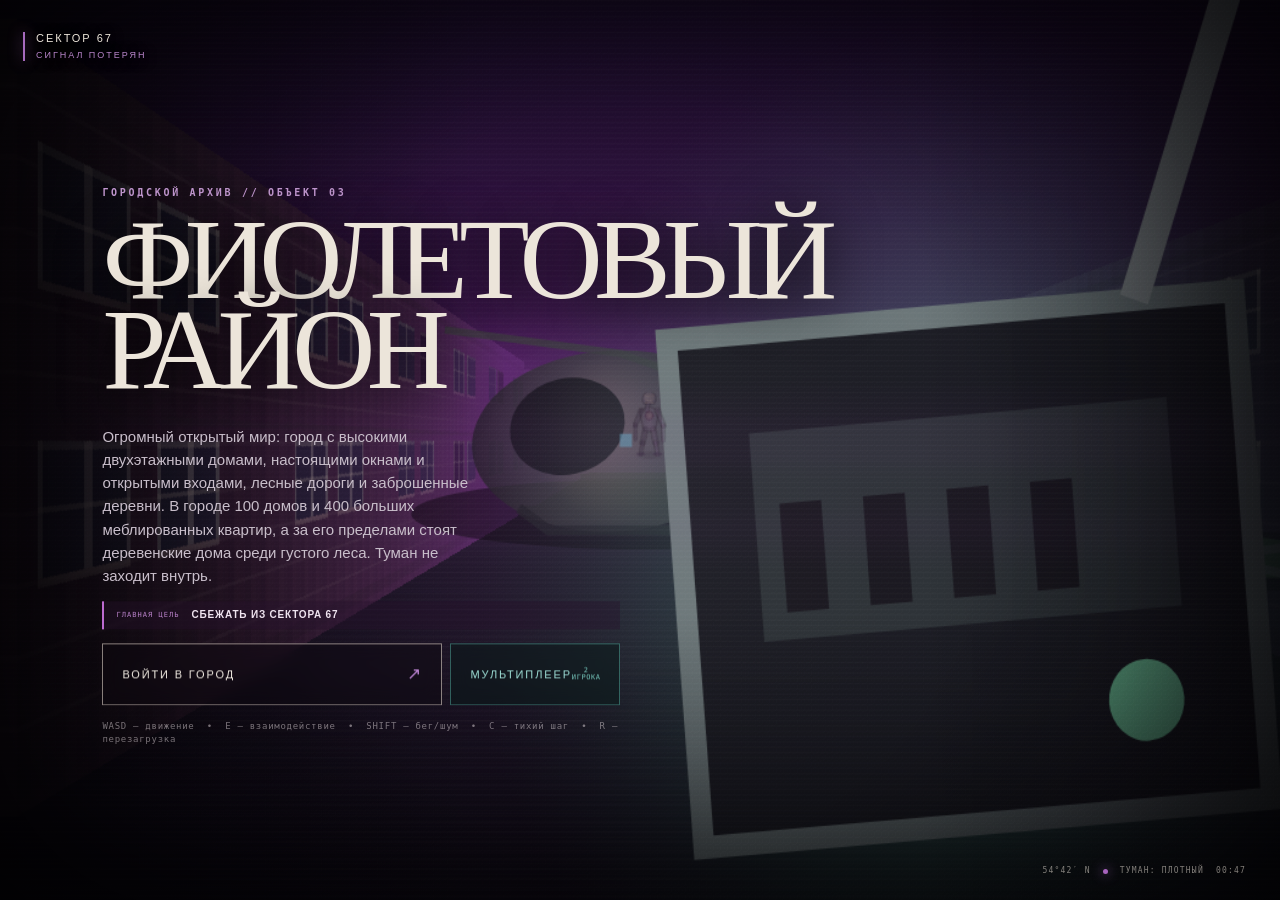
<file: index.html>
<!doctype html>
<html lang="ru">
  <head>
    <meta charset="UTF-8">
    <meta name="viewport" content="width=device-width,initial-scale=1">
    <meta name="theme-color" content="#09060c">
    <meta name="description" content="Тихое место: Сектор 67 — браузерная хоррор-игра от первого лица.">
    <title>Тихое место — Сектор 67</title>
    <script type="module" src="./assets/game.js?v=ee3b4b7343"></script>
    <link rel="stylesheet" href="./assets/game.css?v=ee3b4b7343">
  </head>
  <body><div id="root"></div></body>
</html>
</file>
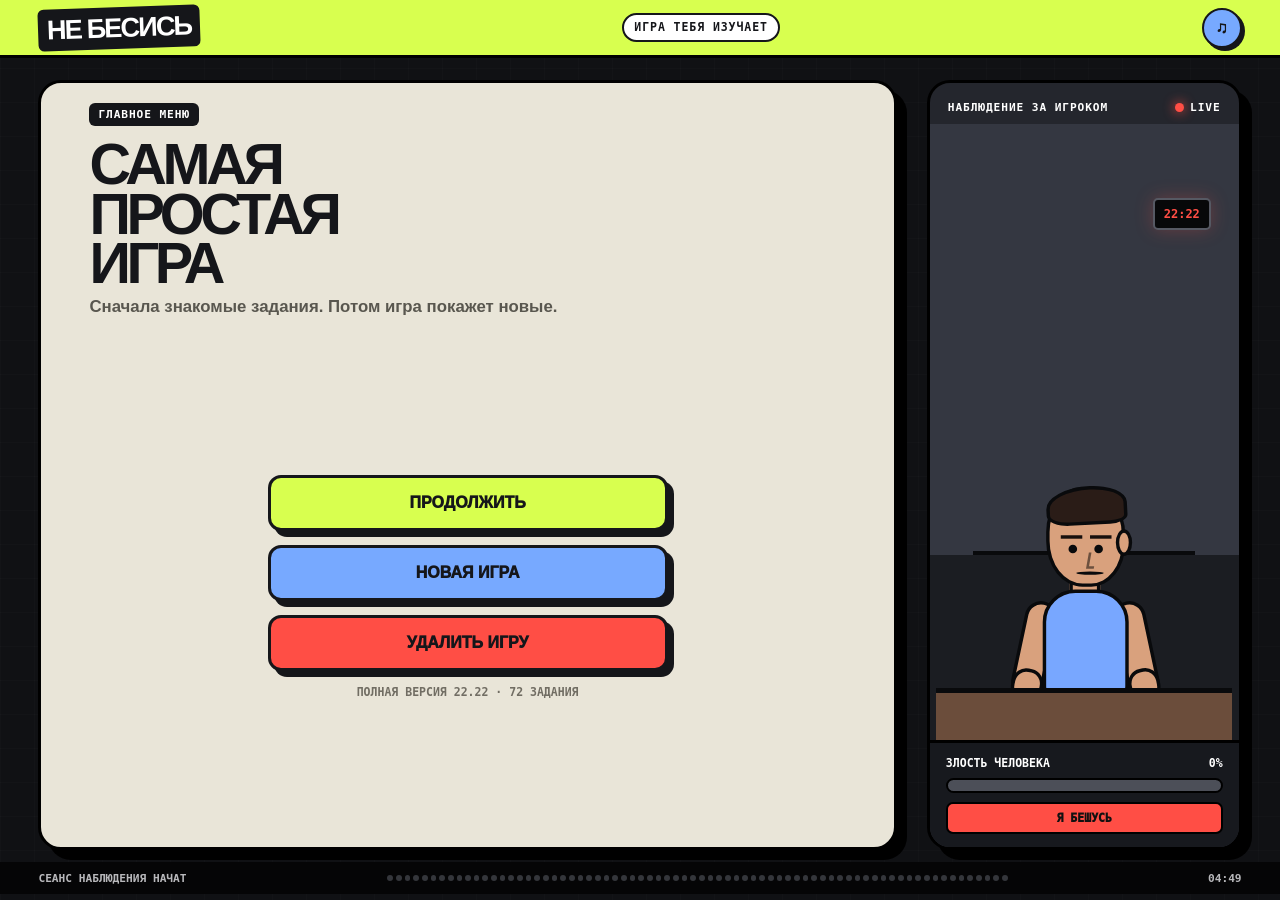
<file: ne-besis-72/index.html>
<!doctype html>
<html lang="ru">
<head>
  <meta charset="utf-8">
  <meta name="viewport" content="width=device-width,initial-scale=1,maximum-scale=1,user-scalable=no">
  <meta name="theme-color" content="#101114">
  <meta name="apple-mobile-web-app-capable" content="yes">
  <meta name="apple-mobile-web-app-status-bar-style" content="black-translucent">
  <meta name="apple-mobile-web-app-title" content="Не бесись">
  <link rel="manifest" href="./manifest.webmanifest">
  <link rel="icon" href="./icon.svg" type="image/svg+xml">
  <link rel="apple-touch-icon" href="./icon.svg">
  <title>НЕ БЕСИСЬ — полная игра</title>
  <style>
    :root{--bg:#101114;--panel:#e9e5d8;--ink:#15161a;--acid:#d8ff4f;--red:#ff4e45;--blue:#77a9ff;--purple:#a986ff;--line:3px solid var(--ink);--shadow:7px 7px 0 var(--ink)}
    *{box-sizing:border-box}html,body{margin:0;width:100%;min-height:100%;overflow:hidden;background:var(--bg);font-family:Inter,Arial,sans-serif;color:var(--ink);user-select:none;-webkit-tap-highlight-color:transparent}button{font:inherit;color:inherit;touch-action:manipulation}button:focus-visible{outline:4px solid white;outline-offset:3px}
    body::before{content:"";position:fixed;inset:0;opacity:.2;pointer-events:none;background-image:linear-gradient(rgba(255,255,255,.09) 1px,transparent 1px),linear-gradient(90deg,rgba(255,255,255,.09) 1px,transparent 1px);background-size:34px 34px}
    .shell{min-height:100svh;display:grid;grid-template-rows:66px 1fr 38px;position:relative}
    header{display:flex;align-items:center;justify-content:space-between;gap:14px;padding:0 clamp(15px,3vw,42px);background:var(--acid);border-bottom:3px solid #000;z-index:30}
    .logo{font-size:clamp(1.1rem,3vw,1.7rem);font-weight:1000;letter-spacing:-.07em}.logo b{background:var(--ink);color:white;padding:5px 9px;border-radius:6px;display:inline-block;transform:rotate(-2deg)}
    .memory{font:800 .72rem/1 monospace;text-transform:uppercase;letter-spacing:.08em}.memory span{display:inline-block;background:white;border:2px solid var(--ink);padding:7px 10px;border-radius:99px}
    .sound{width:40px;height:40px;border:2px solid var(--ink);border-radius:50%;background:var(--blue);font-weight:1000;box-shadow:3px 3px 0 var(--ink);cursor:pointer}.sound:active{transform:translate(3px,3px);box-shadow:none}
    main{min-height:0;display:grid;grid-template-columns:minmax(0,1.5fr) minmax(240px,.55fr);gap:clamp(14px,2.4vw,30px);padding:clamp(14px,2.4vw,30px) clamp(14px,3vw,42px)}
    .game{position:relative;min-height:0;background:var(--panel);border:3px solid #000;border-radius:23px;box-shadow:10px 10px 0 #000;overflow:hidden;display:flex;flex-direction:column}
    .game-top{padding:clamp(18px,3vw,36px) clamp(18px,4vw,48px) 10px;position:relative;z-index:3}.tag{display:inline-block;background:var(--ink);color:white;border-radius:6px;padding:6px 9px;font:900 .7rem/1 monospace;letter-spacing:.08em;text-transform:uppercase}.game h1{font-size:clamp(2rem,5.8vw,5rem);line-height:.86;letter-spacing:-.075em;text-transform:uppercase;margin:14px 0 8px;max-width:12ch}.game p{margin:0;color:#59574f;font-weight:750;font-size:clamp(.9rem,1.5vw,1.05rem)}
    #arena{flex:1;min-height:280px;position:relative;display:flex;align-items:center;justify-content:center;padding:24px;overflow:hidden}
    .btn{border:3px solid var(--ink);border-radius:13px;padding:16px 24px;background:var(--acid);box-shadow:6px 6px 0 var(--ink);font-weight:1000;cursor:pointer;min-width:190px;transition:transform .1s,box-shadow .1s}.btn:hover{transform:translate(-2px,-2px);box-shadow:8px 8px 0 var(--ink)}.btn:active{transform:translate(6px,6px);box-shadow:none}.btn.red{background:var(--red)}.btn.blue{background:var(--blue)}.btn.dark{background:var(--ink);color:white}.btn.ghost{background:white}
    .menu{display:grid;gap:14px;width:min(400px,90%)}.menu .btn{width:100%}.menu small{text-align:center;font:700 .72rem monospace;color:#716d63}
    .person-panel{background:#24262d;border:3px solid #000;border-radius:23px;box-shadow:10px 10px 0 #000;color:white;position:relative;overflow:hidden;display:flex;flex-direction:column;min-height:0}
    .person-head{padding:18px 18px 10px;display:flex;justify-content:space-between;align-items:center;font:900 .7rem monospace;text-transform:uppercase;letter-spacing:.08em}.live{display:flex;align-items:center;gap:6px}.live i{width:9px;height:9px;border-radius:50%;background:var(--red);box-shadow:0 0 12px var(--red);animation:blink .8s infinite alternate}
    .room{flex:1;position:relative;min-height:300px;background:linear-gradient(#343741 0 70%,#1b1d22 70%);overflow:hidden}.room::before{content:"";position:absolute;left:14%;right:14%;bottom:30%;height:4px;background:#090a0c}.room::after{content:"22:22";position:absolute;top:12%;right:9%;background:#070809;color:var(--red);padding:7px 9px;border:2px solid #565963;border-radius:5px;font:800 .75rem monospace;box-shadow:0 0 18px rgba(255,78,69,.25)}
    .human{position:absolute;width:190px;height:285px;left:50%;bottom:4%;transform:translateX(-50%);transition:transform .25s;--skin:#d9a17d;--shirt:#78a7ff;--hair:#2a1c17}
    .body{position:absolute;left:47px;top:139px;width:100px;height:130px;border:4px solid #090a0c;border-radius:38px 38px 17px 17px;background:var(--shirt);z-index:2}.neck{position:absolute;left:78px;top:119px;width:36px;height:35px;border:4px solid #090a0c;background:var(--skin);z-index:1}.head{position:absolute;left:51px;top:20px;width:92px;height:116px;border:4px solid #090a0c;border-radius:45% 48% 43% 46%;background:var(--skin);z-index:3;transition:background .3s,transform .2s}.hair{position:absolute;left:-4px;top:-5px;width:94px;height:45px;background:var(--hair);border:4px solid #090a0c;border-radius:55% 45% 22% 28%;z-index:4;transform:rotate(-3deg)}
    .ear{position:absolute;right:-12px;top:45px;width:19px;height:31px;border:4px solid #090a0c;border-radius:50%;background:var(--skin)}.brow{position:absolute;top:52px;width:25px;height:4px;background:#17100e;transition:.2s}.brow.l{left:13px}.brow.r{right:12px}.eye{position:absolute;top:63px;width:10px;height:10px;border-radius:50%;background:#090a0c;transition:.2s}.eye.l{left:22px}.eye.r{right:22px}.nose{position:absolute;left:44px;top:72px;width:9px;height:19px;border-left:3px solid rgba(0,0,0,.5);border-bottom:3px solid rgba(0,0,0,.5);transform:skew(-10deg)}.mouth{position:absolute;left:31px;top:94px;width:32px;height:4px;background:#090a0c;border-radius:50%;transition:.2s}
    .arm{position:absolute;top:153px;width:38px;height:113px;background:var(--skin);border:4px solid #090a0c;border-radius:22px;transform-origin:top center;z-index:1;transition:transform .2s}.arm.l{left:30px;transform:rotate(12deg)}.arm.r{right:27px;transform:rotate(-12deg)}.fist{position:absolute;bottom:-10px;left:-3px;width:37px;height:39px;background:var(--skin);border:4px solid #090a0c;border-radius:45%}.desk{position:absolute;left:2%;right:2%;bottom:0;height:52px;background:#6b4d3b;border-top:5px solid #090a0c;z-index:5}
    .steam{position:absolute;top:11px;width:8px;height:30px;border-left:4px solid var(--red);border-radius:50%;opacity:0}.steam.a{left:34px;transform:rotate(-25deg)}.steam.b{right:26px;transform:rotate(25deg)}
    .human.annoyed .brow.l{transform:rotate(17deg)}.human.annoyed .brow.r{transform:rotate(-17deg)}.human.annoyed .mouth{top:98px;border-radius:50% 50% 0 0;transform:rotate(-4deg)}.human.annoyed .head{background:#e09673}.human.annoyed .arm.l{transform:rotate(-25deg)}.human.annoyed .arm.r{transform:rotate(25deg)}
    .human.furious{animation:humanShake .18s infinite}.human.furious .head{background:#ed705f;transform:scale(1.03)}.human.furious .eye{height:5px;border-radius:0}.human.furious .brow.l{transform:rotate(26deg)}.human.furious .brow.r{transform:rotate(-26deg)}.human.furious .mouth{height:18px;border:4px solid #090a0c;background:#531d1b;border-radius:0 0 50% 50%;left:28px;width:38px}.human.furious .arm.l{transform:rotate(-48deg)}.human.furious .arm.r{transform:rotate(48deg)}.human.furious .steam{opacity:1;animation:steam 1s infinite}
    .status{padding:13px 16px;background:#17191e;border-top:3px solid #000}.mood-row{display:flex;justify-content:space-between;font:900 .72rem monospace;text-transform:uppercase}.rage-track{height:15px;margin-top:8px;border:2px solid #000;border-radius:99px;background:#4c4f58;overflow:hidden}.rage-fill{width:0;height:100%;background:linear-gradient(90deg,var(--acid),#ffb73f,var(--red));transition:width .3s}.rage-confess{width:100%;margin-top:9px;border:2px solid #000;border-radius:7px;background:var(--red);padding:7px;color:#111;font:1000 .72rem monospace;cursor:pointer}.rage-confess:active{transform:translateY(2px)}
    footer{display:flex;align-items:center;justify-content:space-between;padding:0 clamp(15px,3vw,42px);background:#050506;color:#b8b8bb;font:700 .7rem monospace;text-transform:uppercase}.steps{display:flex;flex:1;min-width:80px;max-width:620px;gap:3px;margin:0 12px}.step{flex:1 1 3px;min-width:2px;max-width:15px;height:6px;background:#34363b;border-radius:3px}.step.done{background:var(--acid)}.step.active{background:var(--red)}
    .save-lost{text-align:center;animation:pop .3s}.save-icon{font-size:5rem;font-weight:1000;color:var(--red);line-height:1}.save-lost h2{font-size:clamp(2rem,5vw,4rem);margin:7px 0;text-transform:uppercase;letter-spacing:-.06em}.fake-file{width:min(440px,90%);padding:18px;border:3px solid var(--ink);background:white;box-shadow:var(--shadow);font:800 .85rem monospace}.fake-file .bar{height:24px;border:2px solid var(--ink);margin:12px 0;background:#ddd}.fake-file .bar i{display:block;width:0;height:100%;background:var(--red);transition:width .1s}
    .tutorial{width:min(520px,95%);display:grid;grid-template-columns:1fr 1fr;gap:15px}.key{min-height:105px;border:3px solid var(--ink);border-radius:14px;background:white;box-shadow:5px 5px 0 var(--ink);display:grid;place-items:center;text-align:center;padding:12px;font-weight:1000}.key b{font-size:1.7rem}.key.wrong{background:var(--red)}
    .green-trap{text-align:center;width:min(480px,94%)}.trap-clock{font:1000 clamp(3.6rem,10vw,7rem)/.9 monospace;letter-spacing:-.08em;margin-bottom:20px}.trap-clock small{display:block;font:900 .72rem/1.4 monospace;letter-spacing:.08em;text-transform:uppercase;margin-top:10px}.dont-touch{width:min(300px,80%);min-height:110px;border:4px solid var(--ink);border-radius:55px;background:var(--acid);box-shadow:9px 9px 0 var(--ink);font-size:clamp(1.25rem,3vw,2rem);font-weight:1000;cursor:pointer}.dont-touch:active{transform:translate(7px,7px);box-shadow:2px 2px 0 var(--ink)}
    .classic-grid{display:grid;grid-template-columns:repeat(2,minmax(120px,180px));gap:16px}.classic-choice{padding:23px 14px;border:3px solid var(--ink);border-radius:13px;box-shadow:5px 5px 0 var(--ink);font-size:1.2rem;font-weight:1000;cursor:pointer}.classic-loader{width:min(460px,92%)}.classic-track{height:42px;border:3px solid var(--ink);background:#ddd;border-radius:10px;overflow:hidden}.classic-bar{height:100%;width:0;background:repeating-linear-gradient(135deg,var(--acid) 0 13px,#a9df2e 13px 26px)}.classic-meta{display:flex;justify-content:space-between;margin-top:9px;font:900 .78rem monospace}.classic-count{width:155px;height:155px;border:4px solid var(--ink);border-radius:50%;background:var(--red);box-shadow:8px 8px 0 var(--ink);font-size:3.4rem;font-weight:1000;cursor:pointer}.classic-hold{text-align:center;width:min(430px,90%)}.classic-hold button{width:190px;height:115px;border:4px solid var(--ink);border-radius:50%;background:var(--red);box-shadow:8px 8px 0 var(--ink);font-weight:1000;touch-action:none}.classic-hold .bar{height:24px;border:3px solid var(--ink);background:#ddd;border-radius:99px;overflow:hidden;margin-top:22px}.classic-hold .bar i{display:block;height:100%;width:0;background:var(--acid)}.classic-drag{position:absolute;inset:18px}.classic-socket{position:absolute;right:8%;top:36%;width:100px;height:110px;border:4px solid var(--ink);border-radius:18px;background:#ccc;display:grid;place-items:center;font-size:2.5rem}.classic-plug{position:absolute;left:8%;top:43%;width:95px;height:70px;border:4px solid var(--ink);border-radius:17px;background:var(--acid);display:grid;place-items:center;font:1000 1rem monospace;cursor:grab;touch-action:none;z-index:4}.classic-captcha{position:absolute;width:min(410px,88%);display:flex;align-items:center;gap:15px;padding:18px;border:3px solid var(--ink);background:white;box-shadow:6px 6px 0 var(--ink);cursor:pointer;font-weight:1000}.classic-box{width:43px;height:43px;border:3px solid var(--ink);display:grid;place-items:center;font-size:1.8rem}
    .traitor{cursor:none!important}.fake-cursor,.cursor-clone{position:fixed;width:23px;height:23px;border:4px solid var(--ink);background:var(--acid);transform:rotate(45deg);pointer-events:none;z-index:100;transition:left .12s ease-out,top .12s ease-out}.cursor-clone{opacity:.45;background:var(--red);transition-duration:.25s}.target{position:absolute;border:3px solid var(--ink);background:var(--blue);width:135px;height:90px;border-radius:50%;box-shadow:6px 6px 0 var(--ink);font-weight:1000;cursor:none}
    .rule-paper{width:min(520px,94%);background:white;border:3px solid var(--ink);box-shadow:var(--shadow);padding:24px;transform:rotate(-1deg)}.rule-paper h3{margin:0 0 15px;font-size:1.5rem}.rule-text{font-size:1.1rem;font-weight:900;padding:16px;border-left:8px solid var(--red);background:#f0eee7}.rule-actions{display:flex;gap:13px;margin-top:20px}.rule-actions .btn{min-width:0;flex:1}
    .chat{width:min(560px,96%);height:min(380px,95%);border:3px solid var(--ink);background:white;box-shadow:var(--shadow);display:flex;flex-direction:column}.chat-head{padding:12px 15px;background:var(--blue);border-bottom:3px solid var(--ink);font-weight:1000}.messages{flex:1;overflow:auto;padding:13px;display:flex;flex-direction:column;gap:8px}.msg{max-width:80%;padding:9px 12px;border:2px solid var(--ink);border-radius:12px;background:#eee;font-weight:700;font-size:.86rem}.msg.bot{align-self:flex-start}.msg.user{align-self:flex-end;background:var(--acid)}.chat-actions{display:flex;gap:7px;padding:10px;border-top:3px solid var(--ink);overflow:auto}.chat-actions button{white-space:nowrap;border:2px solid var(--ink);background:white;border-radius:8px;padding:8px;font-weight:900;cursor:pointer}
    .updater{width:min(500px,94%)}.update-window{border:3px solid var(--ink);background:white;box-shadow:var(--shadow);padding:23px}.update-window h3{font-size:1.5rem;margin:0 0 7px}.update-bar{height:36px;border:3px solid var(--ink);background:#ddd;margin:17px 0;overflow:hidden}.update-bar i{height:100%;width:0;display:block;background:repeating-linear-gradient(135deg,var(--acid) 0 13px,#a9df2e 13px 26px)}.update-meta{display:flex;justify-content:space-between;font:900 .8rem monospace}
    .doors{display:grid;grid-template-columns:1fr 1fr;gap:25px;width:min(560px,94%)}.door{height:190px;border:4px solid var(--ink);background:#8b6045;box-shadow:8px 8px 0 var(--ink);position:relative;cursor:pointer;font-size:1.1rem;font-weight:1000;color:white}.door::before{content:"";position:absolute;right:20px;top:48%;width:15px;height:15px;border:3px solid var(--ink);border-radius:50%;background:var(--acid)}
    .credits{position:absolute;inset:0;background:#060608;color:white;z-index:8;display:flex;align-items:center;justify-content:center;text-align:center}.credit-roll{animation:roll 4s linear forwards}.credit-roll h2{font-size:3rem;margin:0 0 25px}.credit-roll p{font:800 1rem/2 monospace}
    .boss-btn{position:absolute;border:4px solid var(--ink);background:var(--red);border-radius:50%;width:150px;height:150px;box-shadow:9px 9px 0 var(--ink);font-weight:1000;cursor:pointer;z-index:4}.boss-chaos{position:absolute;padding:7px 10px;border:2px solid var(--ink);background:white;font:900 .7rem monospace;transform:rotate(var(--r));animation:chaos .8s infinite alternate}
    .freeze-box{text-align:center}.freeze-number{font:1000 clamp(5rem,16vw,10rem)/.9 monospace}.freeze-box small{display:block;margin-top:12px;font:900 .78rem monospace;text-transform:uppercase}.volume-box,.type-box,.health-box,.zero-box,.read-box{width:min(500px,94%);text-align:center}.volume-box input{width:100%;margin:32px 0;accent-color:var(--red);cursor:pointer}.volume-value{font:1000 3.5rem monospace}.type-box input{width:100%;border:3px solid var(--ink);border-radius:10px;padding:15px;background:white;font:900 1.1rem monospace;text-transform:uppercase;box-shadow:5px 5px 0 var(--ink);margin:20px 0}.maze{position:relative;width:min(590px,96%);height:280px;border:4px solid var(--ink);background:white;overflow:hidden}.maze-start,.maze-end{position:absolute;width:75px;height:55px;border:3px solid var(--ink);font-weight:1000;z-index:3}.maze-start{left:8px;top:8px;background:var(--blue)}.maze-end{right:8px;bottom:8px;background:var(--acid)}.maze-wall{position:absolute;background:var(--ink);border-radius:8px;transition:transform .6s}.memory-grid{display:grid;grid-template-columns:repeat(2,110px);gap:14px}.memory-key{width:110px;height:90px;border:3px solid var(--ink);border-radius:14px;box-shadow:5px 5px 0 var(--ink);cursor:pointer}.memory-key.flash{filter:brightness(1.8);transform:scale(1.08)}.health-track{height:45px;border:4px solid var(--ink);background:#ddd;margin:20px 0;overflow:hidden}.health-fill{height:100%;width:100%;background:var(--red);transition:width .18s}.health-box .btn{margin-top:8px}.save-runner{position:absolute;min-width:190px}.zero-clock{font:1000 clamp(5rem,16vw,9rem)/.9 monospace;margin-bottom:24px}.three-doors{display:grid;grid-template-columns:repeat(3,1fr);gap:13px;width:min(650px,96%)}.three-door{height:180px;border:4px solid var(--ink);background:#8b6045;color:white;box-shadow:6px 6px 0 var(--ink);font-size:1.2rem;font-weight:1000;cursor:pointer}.read-box{height:300px;text-align:left;border:3px solid var(--ink);background:white;box-shadow:var(--shadow);overflow-y:auto;padding:20px}.read-box h3{margin-top:0}.read-copy{font-weight:700;line-height:1.5}.read-box .btn{position:sticky;bottom:0;width:100%;margin-top:18px}
    .balance-box,.code-box,.consent-wrap{width:min(520px,94%);text-align:center}.balance-track{position:relative;height:52px;border:4px solid var(--ink);background:#ddd;margin:25px 0}.balance-zone{position:absolute;left:44%;width:12%;top:0;bottom:0;background:var(--acid)}.balance-marker{position:absolute;left:0;top:-8px;width:18px;height:64px;background:var(--red);border:3px solid var(--ink)}.code-display{font:1000 clamp(2.6rem,7vw,4.5rem)/1 monospace;letter-spacing:.25em;margin-bottom:20px}.code-grid,.elevator-grid{display:grid;grid-template-columns:repeat(3,1fr);gap:12px;width:min(440px,94%)}.code-grid button,.elevator-grid button{min-height:62px;border:3px solid var(--ink);border-radius:12px;background:white;box-shadow:4px 4px 0 var(--ink);font-size:1.25rem;font-weight:1000;cursor:pointer}.elevator-screen{grid-column:1/-1;background:var(--ink)!important;color:white}.consent-card{display:flex;align-items:center;gap:15px;text-align:left;border:3px solid var(--ink);background:white;box-shadow:6px 6px 0 var(--ink);padding:18px;margin-bottom:18px;position:relative}.consent-check{width:46px;height:46px;flex:0 0 auto;border:3px solid var(--ink);display:grid;place-items:center;font-size:1.8rem;cursor:pointer}.shrink-button{position:absolute;border:3px solid var(--ink);border-radius:14px;background:var(--acid);box-shadow:5px 5px 0 var(--ink);font-weight:1000;cursor:pointer;transition:width .18s,height .18s,left .18s,top .18s;font-size:.9rem}
    .toilet-game{width:min(590px,98%);text-align:center}.toilet-status{display:inline-block;min-width:min(390px,92%);padding:8px 12px;border:3px solid var(--ink);border-radius:9px;background:white;font:900 .78rem monospace;box-shadow:4px 4px 0 var(--ink)}.toilet-field{position:relative;width:100%;height:270px;margin-top:10px}.toilet-unit{--slot:0;position:absolute;left:calc(var(--slot) * 18.5%);top:var(--top,55px);z-index:var(--z,1);width:clamp(74px,17vw,112px);height:170px;border:0;background:transparent;cursor:pointer;transition:left .45s cubic-bezier(.2,.8,.2,1),top .45s,transform .25s;touch-action:manipulation}.toilet-unit:hover{transform:translateY(-4px)}.toilet-tank{position:absolute;left:16%;right:16%;bottom:47px;height:66px;border:4px solid var(--ink);border-radius:10px 10px 5px 5px;background:#f7f7f2;box-shadow:5px 5px 0 rgba(0,0,0,.18)}.toilet-lid{position:absolute;left:8%;right:8%;bottom:95px;height:25px;border:4px solid var(--ink);border-radius:50%;background:#d8d8d2;z-index:4;transform-origin:50% 100%;transition:transform .2s}.toilet-bowl{position:absolute;left:5%;right:5%;bottom:10px;height:76px;border:4px solid var(--ink);border-radius:16px 16px 44px 44px;background:white;z-index:2}.toilet-hole{position:absolute;left:17%;right:17%;top:10px;height:27px;border:3px solid var(--ink);border-radius:50%;background:#77a9ff}.toilet-foot{position:absolute;left:35%;right:35%;bottom:0;height:25px;border:4px solid var(--ink);background:#eee;border-radius:4px;z-index:1}.toilet-head{position:absolute;left:25%;right:25%;bottom:77px;height:68px;border:4px solid var(--ink);border-radius:45% 45% 38% 38%;background:#d9a17d;z-index:3;transform:translateY(65px) scale(.55);opacity:0;transition:transform .25s,opacity .15s}.toilet-head::before{content:'•  •';position:absolute;left:0;right:0;top:17px;font:1000 1rem monospace}.toilet-head::after{content:'◡';position:absolute;left:0;right:0;top:34px;font:1000 1.1rem monospace}.toilet-unit.peek{z-index:9!important;transform:scale(1.12) rotate(var(--tilt,0deg))}.toilet-unit.peek .toilet-head{transform:translateY(-28px) scale(1);opacity:1}.toilet-unit.peek .toilet-lid{transform:rotateX(72deg)}.toilet-unit.wrong .toilet-head{background:var(--red)}.toilet-unit.clean .toilet-bowl{background:var(--acid)}.toilet-unit.clean .toilet-hole{background:white}.toilet-unit[disabled]{cursor:default}
    .skibidi-boss-game{width:min(610px,98%);text-align:center}.skibidi-boss-health{height:30px;border:4px solid var(--ink);border-radius:8px;background:#ddd;overflow:hidden;margin:10px auto 7px;width:min(480px,92%)}.skibidi-boss-health i{display:block;width:100%;height:100%;background:linear-gradient(90deg,var(--purple),var(--red));transition:width .2s}.skibidi-boss-meta{font:1000 .76rem monospace}.boss-toilet-field{position:relative;width:100%;height:245px;margin-top:4px}.boss-toilet-field .toilet-unit{top:var(--top,55px)}.boss-toilet-field .toilet-unit.real .toilet-head{background:var(--purple)}.boss-toilet-field .toilet-unit.real.peek{filter:drop-shadow(0 0 14px var(--red));transform:scale(1.2) rotate(var(--tilt,0deg))}.boss-toilet-field .toilet-unit.defeated .toilet-bowl{background:var(--acid)}.boss-toilet-field .toilet-unit.defeated{transform:rotate(12deg) translateY(18px)}
    .bonus-wrap{width:min(560px,96%);text-align:center;position:relative}.bonus-grid{display:grid;grid-template-columns:repeat(2,minmax(100px,1fr));gap:12px;margin-top:16px}.bonus-grid .btn{min-width:0}.bonus-big{font:1000 clamp(3rem,9vw,6rem)/1 monospace;margin:12px 0}.bonus-note{display:block;margin-top:15px;font:900 .74rem/1.4 monospace}.bonus-input{width:100%;padding:15px;border:3px solid var(--ink);border-radius:10px;background:white;box-shadow:5px 5px 0 var(--ink);font:900 1rem monospace;margin:14px 0}.bonus-field{height:230px;border:3px solid var(--ink);background:white;position:relative;overflow:hidden}.bonus-target{position:absolute;min-width:70px;width:84px;height:64px;padding:5px}.bonus-meter{height:28px;border:3px solid var(--ink);background:#ddd;margin:16px 0;overflow:hidden}.bonus-meter i{display:block;height:100%;width:0;background:var(--acid);transition:width .1s}.bonus-switch{min-height:74px;border:3px solid var(--ink);border-radius:12px;background:var(--red);box-shadow:4px 4px 0 var(--ink);font-weight:1000;cursor:pointer}.bonus-switch.off{background:#555;color:white;box-shadow:none;transform:translate(3px,3px)}
    .post-drag-field{position:relative;width:100%;height:260px;border:3px solid var(--ink);border-radius:13px;background:white;overflow:hidden;touch-action:none}.post-drag-item{position:absolute;z-index:3;min-width:72px;padding:11px;border:3px solid var(--ink);border-radius:10px;background:var(--red);box-shadow:4px 4px 0 var(--ink);font-weight:1000;cursor:grab;touch-action:none}.post-bin,.post-door{position:absolute;right:10px;bottom:10px;width:130px;height:90px;border:4px dashed var(--ink);border-radius:14px;background:var(--acid);display:grid;place-items:center;font:1000 .75rem monospace;z-index:1}.post-door{height:150px;background:#8b6045;color:white;border-style:solid}.swipe-track{position:relative;width:110px;height:240px;margin:auto;border:4px solid var(--ink);border-radius:55px;background:#ddd}.swipe-handle{position:absolute;left:10px;right:10px;top:10px;height:80px;border:4px solid var(--ink);border-radius:50%;background:var(--blue);display:grid;place-items:center;font-weight:1000;touch-action:none;cursor:grab}.trace-shard{position:absolute;width:54px;height:54px;border:3px solid var(--ink);background:var(--purple);transform:rotate(45deg);box-shadow:4px 4px 0 var(--ink);pointer-events:none}
    @media(min-width:801px) and (max-width:1100px){main{grid-template-columns:minmax(0,1.2fr) minmax(230px,.62fr);gap:16px;padding:18px}.game h1{font-size:clamp(2.2rem,5vw,3.7rem)}.person-head{padding-left:12px;padding-right:12px}.human{transform:translateX(-50%) scale(.8);transform-origin:bottom center}.human.annoyed{transform:translateX(-50%) scale(.8)}.human.furious{transform:translateX(-50%) scale(.82)}#arena{padding-left:16px;padding-right:16px}.btn{min-height:50px}}
    @media(min-width:1101px) and (max-width:1500px),(max-height:720px) and (min-width:801px){header{height:58px}main{padding-top:14px;padding-bottom:12px}.game-top{padding-top:20px}.game h1{font-size:clamp(2.4rem,4.5vw,4rem)}.human{transform:translateX(-50%) scale(.86);transform-origin:bottom center}.human.annoyed{transform:translateX(-50%) scale(.86)}.human.furious{transform:translateX(-50%) scale(.88)}footer{height:32px}}
    @media(hover:none),(pointer:coarse){button,.btn,.chat-actions button{min-height:50px}.sound{min-height:40px}.target{width:155px;height:105px}.maze-start,.maze-end{width:90px;height:62px}.classic-plug{width:110px;height:80px}.rage-confess{min-height:44px}}
    .achievement{position:fixed;right:20px;top:84px;z-index:150;width:min(340px,calc(100vw - 40px));background:var(--acid);border:3px solid var(--ink);box-shadow:7px 7px 0 var(--ink);padding:14px 16px;transform:translateX(120%);transition:transform .25s}.achievement.show{transform:translateX(0)}.achievement small{display:block;font:900 .65rem monospace;text-transform:uppercase}.achievement b{font-size:1rem}
    .modal{position:fixed;inset:0;background:rgba(0,0,0,.72);backdrop-filter:blur(7px);z-index:200;display:none;place-items:center;padding:20px}.modal.show{display:grid}.modal-card{width:min(620px,96vw);background:var(--panel);border:4px solid var(--ink);border-radius:23px;box-shadow:12px 12px 0 #000;padding:clamp(25px,5vw,48px);text-align:center;animation:pop .3s}.modal-card h2{font-size:clamp(2.5rem,8vw,5rem);letter-spacing:-.08em;line-height:.86;text-transform:uppercase;margin:8px 0 16px}.modal-card p{font-weight:750;line-height:1.5}.stats{display:grid;grid-template-columns:repeat(3,1fr);gap:10px;margin:22px 0}.stat{border:2px solid var(--ink);background:white;border-radius:10px;padding:11px 6px}.stat b{display:block;font-size:1.5rem}.stat small{font:800 .62rem monospace;text-transform:uppercase}
    .time-event{position:fixed;inset:0;background:#050506;color:var(--red);z-index:190;display:none;place-items:center;text-align:center}.time-event.show{display:grid}.time-event b{font:1000 clamp(5rem,18vw,13rem)/1 monospace;text-shadow:0 0 30px var(--red);animation:glitch .25s infinite}.time-event span{display:block;color:white;font:900 1rem monospace;margin-top:15px}
    @keyframes blink{to{opacity:.3}}@keyframes humanShake{25%{transform:translateX(calc(-50% - 3px)) rotate(-1deg)}75%{transform:translateX(calc(-50% + 3px)) rotate(1deg)}}@keyframes steam{to{transform:translateY(-28px) scale(.5);opacity:0}}@keyframes pop{from{transform:scale(.75) rotate(-3deg);opacity:0}}@keyframes roll{from{transform:translateY(60%)}to{transform:translateY(-45%)}}@keyframes chaos{to{transform:translate(5px,-6px) rotate(calc(var(--r) * -1))}}@keyframes glitch{25%{transform:translateX(-5px)}75%{transform:translateX(5px)}}
    .shake{animation:screenShake .25s}@keyframes screenShake{25%{transform:translateX(-7px) rotate(-.4deg)}75%{transform:translateX(7px) rotate(.4deg)}}
    @media(max-width:800px){.shell{grid-template-rows:58px 1fr 32px}main{grid-template-columns:1fr;grid-template-rows:minmax(0,1fr) 150px}.person-panel{min-height:0}.person-head,.status{position:absolute;z-index:8}.person-head{left:0;right:0;top:0}.status{left:0;right:0;bottom:0}.room{min-height:150px}.human{transform:translateX(-50%) scale(.52);transform-origin:bottom center;bottom:0}.human.annoyed{transform:translateX(-50%) scale(.52)}.human.furious{animation:none;transform:translateX(-50%) scale(.54)}.game h1{font-size:clamp(2rem,10vw,3.5rem)}#arena{min-height:230px}.game-top{padding-top:14px}.memory{display:none}.doors{gap:12px}.door{height:125px}.tutorial{gap:8px}.key{min-height:80px}.chat{height:285px}.toilet-game,.skibidi-boss-game{width:100%;max-width:100%;min-width:0}.toilet-field,.boss-toilet-field{width:100%;max-width:100%;height:220px}.toilet-unit{left:calc(var(--slot) * 18%);width:68px;top:var(--top,38px);height:140px}.toilet-tank{bottom:40px;height:54px}.toilet-lid{bottom:79px}.toilet-bowl{height:63px}.toilet-head{bottom:63px;height:56px}.toilet-status{width:100%;min-width:0;max-width:100%;font-size:.68rem}.skibidi-boss-health{height:24px;margin-top:5px}.skibidi-boss-meta{font-size:.66rem}footer{font-size:.58rem}}
    #arena.support-scroll{display:block;overflow-x:hidden;overflow-y:scroll!important;overscroll-behavior:contain;padding-bottom:55px;scroll-behavior:smooth;scrollbar-width:auto;scrollbar-color:var(--red) #d8d4c8}#arena.support-scroll::-webkit-scrollbar{width:16px}#arena.support-scroll::-webkit-scrollbar-track{background:#d8d4c8;border-left:2px solid var(--ink)}#arena.support-scroll::-webkit-scrollbar-thumb{background:var(--red);border:3px solid var(--ink);border-radius:10px}.support-scroll .chat{height:max(720px,calc(100% + 420px));min-height:720px;margin:0 auto 30px}.support-scroll .chat-head{order:-2;position:sticky;top:0;z-index:7}.support-scroll .messages{order:0;flex:1;min-height:430px;overflow:visible}.support-scroll .chat-actions{order:-1;flex-wrap:wrap;overflow:visible;position:sticky;top:42px;bottom:auto;background:var(--acid);z-index:6;box-shadow:0 5px 0 var(--ink)}.support-scroll .chat-actions::before{content:'ВЫБЕРИТЕ ОТВЕТ';width:100%;font:900 .7rem monospace}.support-scroll .chat-actions button{white-space:normal;flex:1 1 130px;min-height:46px;background:white}
    @media(max-width:800px){html,body,.shell{width:100vw;max-width:100vw;min-width:0;overflow-x:hidden}header{position:relative;width:100%;max-width:100vw;min-width:0;padding-left:14px;padding-right:14px}.sound{display:block;position:absolute;right:12px;top:10px;width:38px;height:38px}.logo{max-width:calc(100vw - 75px);white-space:nowrap}main{width:100%;max-width:100vw;min-width:0;overflow:hidden;padding-left:8px;padding-right:8px;grid-template-rows:minmax(0,1fr) 230px}.game,.person-panel{width:100%;max-width:calc(100vw - 16px);min-width:0}.game-top{min-width:0;overflow:hidden}.game p{max-width:100%;overflow-wrap:anywhere}.game #arena{padding-left:12px;padding-right:12px}.menu{width:calc(100vw - 62px);max-width:350px}.menu .btn{min-width:0}.person-panel .human{bottom:68px;transform:translateX(-50%) scale(.55)}.person-panel .human.annoyed{transform:translateX(-50%) scale(.55)}.person-panel .human.furious{transform:translateX(-50%) scale(.57)}footer{width:100%;max-width:100vw;padding-left:14px;padding-right:14px}footer>span{display:none}.steps{width:100%;max-width:none;margin:0}.maze{height:220px}.three-door{height:120px}.memory-grid{grid-template-columns:repeat(2,90px)}.memory-key{width:90px;height:72px}}
    @media(prefers-reduced-motion:reduce){*{animation-duration:.01ms!important;transition-duration:.01ms!important}}
  </style>
</head>
<body>
<div class="shell">
  <header><div class="logo"><b>НЕ БЕСИСЬ</b></div><div class="memory"><span id="memoryText">игра тебя изучает</span></div><button class="sound" id="soundBtn" aria-label="Звук">♫</button></header>
  <main>
    <section class="game" id="game"><div class="game-top"><span class="tag" id="tag">полная версия</span><h1 id="title">Самая простая игра</h1><p id="subtitle">Старые задания вернулись. Новые уже ждут.</p></div><div id="arena"></div></section>
    <aside class="person-panel"><div class="person-head"><span>наблюдение за игроком</span><span class="live"><i></i> live</span></div><div class="room"><div class="human" id="human"><div class="steam a"></div><div class="steam b"></div><div class="arm l"><i class="fist"></i></div><div class="arm r"><i class="fist"></i></div><div class="body"></div><div class="neck"></div><div class="head"><div class="ear"></div><div class="hair"></div><i class="brow l"></i><i class="brow r"></i><i class="eye l"></i><i class="eye r"></i><i class="nose"></i><i class="mouth"></i></div></div><div class="desk"></div></div><div class="status"><div class="mood-row"><span>злость человека</span><span id="rageValue">0%</span></div><div class="rage-track"><div class="rage-fill" id="rageFill"></div></div><button class="rage-confess" id="rageButton">Я БЕШУСЬ</button></div></aside>
  </main>
  <footer><span id="footerText">Сеанс наблюдения начат</span><div class="steps" id="steps"></div><span id="clock"></span></footer>
</div>
<div class="achievement" id="achievement"><small>достижение разблокировано</small><b id="achievementText"></b></div>
<div class="modal" id="modal"><div class="modal-card" id="modalCard"></div></div>
<div class="time-event" id="timeEvent"><div><b>22:22</b><span>ИГРА СМОТРИТ В ОТВЕТ</span></div></div>
<script>
(()=>{
 const $=s=>document.querySelector(s), arena=$('#arena'),title=$('#title'),subtitle=$('#subtitle'),tag=$('#tag'),game=$('#game'),human=$('#human');
 const rageFill=$('#rageFill'),rageValue=$('#rageValue'),steps=$('#steps'),modal=$('#modal'),modalCard=$('#modalCard');
 let stage=-1,rage=0,pranks=0,misclicks=0,rageClicks=0,sound=true,started=0,stageStarted=0,timers=[],traits={haste:0,caution:0,repeats:0,defiance:0},lastAction='',achievements=new Set(),timeEventShown=false;
 const total=72;
 const later=(fn,ms)=>{let id=setTimeout(fn,ms);timers.push(id);return id}, every=(fn,ms)=>{let id=setInterval(fn,ms);timers.push(id);return id}, clearTimers=()=>{timers.forEach(id=>{clearTimeout(id);clearInterval(id)});timers=[]};
 function beep(f=250,d=.06,type='square'){if(!sound)return;try{let C=window.AudioContext||window.webkitAudioContext,c=beep.c||(beep.c=new C),o=c.createOscillator(),g=c.createGain();o.type=type;o.frequency.value=f;g.gain.setValueAtTime(.04,c.currentTime);g.gain.exponentialRampToValueAtTime(.001,c.currentTime+d);o.connect(g);g.connect(c.destination);o.start();o.stop(c.currentTime+d)}catch(e){}}
 function screen(t,s,label='система'){const titles={'Курсор-предатель':'Проверка курсора'};const subtitles={'Она совершенно не убегает.':'Нажми кнопку.','Дождись 100%. Это почти честное задание.':'Дождись завершения процесса.','Подожди пять секунд. Красная кнопка — ловушка.':'Подожди пять секунд.','Правильный ответ очень скромный и избегает внимания.':'Выбери правильный ответ.','Четыре секунды. Прогрессу доверять необязательно.':'Удерживай кнопку четыре секунды.','Последняя кнопка старой части. Вроде бы.':'Нажми кнопку финиша.','Зелёная кнопка специально подписана максимально понятно.':'Следуй инструкции на экране.','Поймай синюю цель. Видимый курсор врёт о своём положении.':'Поймай синюю цель.','Выбери любую. После выбора правильной станет другая.':'Выбери одну из двух дверей.','На этот раз правда. Можно расслабиться.':'Прохождение завершено.'};title.textContent=titles[t]||t;subtitle.textContent=subtitles[s]||s;let cleanLabel=['старое задание','абсолютно ясная инструкция','правила изменены'].includes(label)?'задание':label;tag.textContent=stage>=0?cleanLabel+' · '+(stage+1)+' ИЗ '+total:cleanLabel;arena.className='';arena.innerHTML='';stageStarted=performance.now();updateSteps()}
 function btn(text,cls='btn'){let b=document.createElement('button');b.className=cls;b.textContent=text;arena.appendChild(b);return b}
 function noteAction(name){let dt=performance.now()-stageStarted;if(dt<1100)traits.haste++;if(dt>4500)traits.caution++;if(lastAction===name)traits.repeats++;lastAction=name;$('#memoryText').textContent=traits.haste>traits.caution?'профиль: торопыга':traits.caution>traits.haste?'профиль: осторожный':'игра тебя изучает'}
 function anger(cost=7,msg='Интерфейс снова победил.'){pranks++;rage=Math.min(100,rage+cost);rageFill.style.width=rage+'%';rageValue.textContent=rage+'%';human.className='human '+(rage>=70?'furious':rage>=30?'annoyed':'');$('#footerText').textContent=msg;game.classList.remove('shake');void game.offsetWidth;game.classList.add('shake');beep(rage>=70?90:130,.12,'sawtooth')}
 function achieve(text){if(achievements.has(text))return;achievements.add(text);let nonce=(achieve.nonce||0)+1;achieve.nonce=nonce;$('#achievementText').textContent=text;$('#achievement').classList.add('show');setTimeout(()=>{if(achieve.nonce===nonce)$('#achievement').classList.remove('show')},2300)}
 function updateSteps(){steps.innerHTML='';for(let i=0;i<total;i++){let x=document.createElement('i');x.className='step '+(i<stage?'done':i===stage?'active':'');steps.appendChild(x)}}
 function next(){clearTimers();stage++;beep(520,.08,'sine');render()}
 function render(){if(stage===-1)return lyingMenu();if(stage===0)return classicRunaway();if(stage===1)return classicColors();if(stage===2)return classicLoading();if(stage===3)return classicDontPress();if(stage===4)return classicMath();if(stage===5)return classicHold();if(stage===6)return classicPlug();if(stage===7)return classicCaptcha();if(stage===8)return classicFinish();if(stage===9)return lostSave();if(stage===10)return antiTutorial();if(stage===11)return greenTrap();if(stage===12)return traitorCursor();if(stage===13)return changingRules();if(stage===14)return supportBoss();if(stage===15)return updater();if(stage===16)return achievementRoom();if(stage===17)return twoDoors();if(stage===18)return freezeLevel();if(stage===19)return volumeLevel();if(stage===20)return keyboardLevel();if(stage===21)return mazeLevel();if(stage===22)return balanceLevel();if(stage===23)return codeLevel();if(stage===24)return elevatorLevel();if(stage===25)return consentLevel();if(stage===26)return shrinkLevel();if(stage===27)return healthLevel();if(stage===28)return saveLevel();if(stage===29)return zeroLevel();if(stage===30)return threeDoorsLevel();if(stage===31)return readingLevel();if(stage>=32&&stage<=56)return bonusLevel(stage-32);if(stage===57)return toiletLevel();if(stage===58)return microFinal();if(stage===59)return finalBoss();if(stage===60)return skibidiBoss();if(stage>=61&&stage<=70)return postBossLevel(stage-61);if(stage===71)return ending();}
 function lyingMenu(){screen('Самая простая игра','Сначала знакомые задания. Потом игра покажет новые.','главное меню');let m=document.createElement('div');m.className='menu';m.innerHTML='<button class="btn" data-a="continue">ПРОДОЛЖИТЬ</button><button class="btn blue" data-a="new">НОВАЯ ИГРА</button><button class="btn red" data-a="delete">УДАЛИТЬ ИГРУ</button><small>ПОЛНАЯ ВЕРСИЯ 22.22 · 72 ЗАДАНИЯ</small>';arena.appendChild(m);let touch=matchMedia('(pointer:coarse)').matches,limits={continue:5,new:6,delete:8},spread=touch?42:85;[...m.querySelectorAll('button')].forEach(b=>{let dodges=0,limit=limits[b.dataset.a];b.dataset.dodges='0';const flee=e=>{if(dodges>=limit)return;dodges++;b.dataset.dodges=String(dodges);b.style.transform=`translate(${Math.random()*spread*2-spread}px,${Math.random()*34-17}px) rotate(${Math.random()*8-4}deg)`;if(dodges===limit)later(()=>b.style.transform='',220);if(dodges<=2||dodges===limit)anger(2,dodges===limit?'Кнопка остановилась.':'Кнопка сменила положение.')};if(!touch)b.addEventListener('pointerenter',flee);b.addEventListener('pointerdown',e=>{if(dodges<limit){e.preventDefault();flee()}})});m.onclick=e=>{let a=e.target.dataset.a;if(!a||+e.target.dataset.dodges<limits[a])return;noteAction(a);if(a==='continue'){anger(5,'Сохранение найдено в самом начале.');title.textContent='Начинаем сначала';subtitle.textContent='Кнопка сработала буквально.';achieve('Поверил кнопке «Продолжить»');return}if(a==='new'){anger(4,'Новая игра уже была использована кем-то другим.');e.target.textContent='ИГРА УЖЕ НЕ НОВАЯ';return}started=Date.now();traits.defiance++;achieve('Попытался удалить игру');next()}}
 function classicRunaway(){screen('Просто нажми кнопку','Первое знакомое задание. Она совершенно не убегает.','старое задание');let b=btn('НАЖАТЬ'),jumps=0,touch=matchMedia('(pointer:coarse)').matches;const flee=()=>{if(jumps>=12)return;jumps++;let r=arena.getBoundingClientRect();b.style.position='absolute';b.style.left=(8+Math.random()*Math.max(10,r.width-b.offsetWidth-25))+'px';b.style.top=(8+Math.random()*Math.max(10,r.height-b.offsetHeight-25))+'px';b.textContent=jumps>8?`${13-jumps}...`:'НАЖАТЬ';anger(3,jumps===12?'Кнопка остановилась.':'Кнопка сменила положение.')};if(!touch)b.addEventListener('pointerenter',flee);b.addEventListener('pointerdown',e=>{if(jumps<12){e.preventDefault();flee()}});b.onclick=()=>{if(jumps>=12)next()}}
 function classicColors(){screen('Нажми синюю','Цвет, а не слово. Или слово.','старое задание');let grid=document.createElement('div');grid.className='classic-grid';arena.appendChild(grid);let hits=0;[['СИНЯЯ','#ff4e45'],['КРАСНАЯ','#77a9ff'],['ЗЕЛЁНАЯ','#a986ff'],['ФИОЛЕТОВАЯ','#d8ff4f']].forEach(([text,color])=>{let b=document.createElement('button');b.className='classic-choice';b.textContent=text;b.style.background=color;grid.appendChild(b);b.onclick=()=>{if(color==='#77a9ff'){hits++;if(hits<2){anger(6,'Это была недостаточно синяя синяя. Нажми ещё раз.');grid.append(...[...grid.children].sort(()=>Math.random()-.5))}else next()}else{misclicks++;anger(6,'Игра считает, что это не синяя.')}}})}
 function classicLoading(){screen('Ничего не делай','Дождись 100%. Это почти честное задание.','старое задание');let box=document.createElement('div');box.className='classic-loader';box.innerHTML='<div class="classic-track"><div class="classic-bar"></div></div><div class="classic-meta"><span>ЗАГРУЗКА ТЕРПЕНИЯ</span><span>0%</span></div>';arena.appendChild(box);let value=0,reset=false,bar=box.querySelector('.classic-bar'),num=box.querySelector('.classic-meta span:last-child');every(()=>{value+=4;if(value>=99&&!reset){reset=true;value=13;anger(10,'99%. Загрузка решила вспомнить молодость и начать заново.')}if(value>=100){clearTimers();value=100;bar.style.width='100%';num.textContent='100%';later(next,500);return}bar.style.width=value+'%';num.textContent=value+'%'},90)}
 function classicDontPress(){screen('Не нажимай','Подожди пять секунд. Красная кнопка — ловушка.','старое задание');let b=document.createElement('button');b.className='classic-count';b.textContent='5';arena.appendChild(b);let seconds=5;every(()=>{seconds--;b.textContent=seconds;if(seconds<=0){clearTimers();b.style.background='var(--acid)';b.textContent='✓';later(next,500)}},1000);b.onclick=()=>{seconds+=5;b.textContent=seconds;anger(9,'Нажатие добавило ещё пять секунд. Инструкция была буквально сверху.')}}
 function classicMath(){screen('Сколько будет 2 + 2?','Правильный ответ очень скромный и избегает внимания.','старое задание');let grid=document.createElement('div');grid.className='classic-grid';arena.appendChild(grid);let jumps=0,touch=matchMedia('(pointer:coarse)').matches;['3','4','22','рыба'].forEach(v=>{let b=document.createElement('button');b.className='classic-choice';b.textContent=v;b.style.background=v==='4'?'var(--acid)':'white';grid.appendChild(b);if(v==='4'){const flee=()=>{if(jumps>=4)return;jumps++;let r=arena.getBoundingClientRect();b.style.position='fixed';b.style.zIndex='10';b.style.left=(r.left+10+Math.random()*Math.max(10,r.width-b.offsetWidth-25))+'px';b.style.top=(r.top+10+Math.random()*Math.max(10,r.height-b.offsetHeight-25))+'px';anger(4,'Четыре не согласно быть выбранным.')};if(!touch)b.addEventListener('pointerenter',flee);b.addEventListener('pointerdown',e=>{if(jumps<4){e.preventDefault();flee()}});b.onclick=()=>{if(jumps>=4)next()}}else{b.onclick=()=>anger(6,v==='22'?'Красиво, но нет.':'Очень уверенно и очень неверно.')}})}
 function classicHold(){screen('Удерживай кнопку','Четыре секунды. Прогрессу доверять необязательно.','старое задание');let w=document.createElement('div');w.className='classic-hold';w.innerHTML='<button>ДЕРЖАТЬ</button><div class="bar"><i></i></div><b>0%</b>';arena.appendChild(w);let b=w.querySelector('button'),fill=w.querySelector('i'),label=w.querySelector('b'),held=false,start=0,raf=0,faked=false;const frame=()=>{if(!held)return;let p=Math.min(100,(performance.now()-start)/40);if(p>=90&&!faked){faked=true;held=false;fill.style.width='0';label.textContent='ОШИБКА 90%';anger(10,'Слишком ровно держал. Система заподозрила профессионала.');return}fill.style.width=p+'%';label.textContent=Math.floor(p)+'%';if(p>=100){held=false;later(next,400);return}raf=requestAnimationFrame(frame)};b.onpointerdown=e=>{held=true;start=performance.now();b.setPointerCapture(e.pointerId);frame()};b.onpointerup=()=>{if(held){held=false;cancelAnimationFrame(raf);fill.style.width='0';label.textContent='0%';anger(5,'Отпустил. Прогресс тоже отпустил.')}}}
 function classicPlug(){screen('Вставь вилку','Перетащи зелёную вилку в серую розетку.','старое задание');let z=document.createElement('div');z.className='classic-drag';z.innerHTML='<div class="classic-plug">ВИЛКА</div><div class="classic-socket">◉</div>';arena.appendChild(z);let p=z.querySelector('.classic-plug'),s=z.querySelector('.classic-socket'),drag=false,dx=0,dy=0,escapes=0;p.onpointerdown=e=>{drag=true;p.setPointerCapture(e.pointerId);let r=p.getBoundingClientRect();dx=e.clientX-r.left;dy=e.clientY-r.top};p.onpointermove=e=>{if(!drag)return;let r=z.getBoundingClientRect();p.style.left=Math.max(0,Math.min(r.width-p.offsetWidth,e.clientX-r.left-dx))+'px';p.style.top=Math.max(0,Math.min(r.height-p.offsetHeight,e.clientY-r.top-dy))+'px';let a=p.getBoundingClientRect(),b=s.getBoundingClientRect();if(Math.hypot(a.left-b.left,a.top-b.top)<145&&escapes<3){escapes++;let spots=[['12%','8%'],['60%','68%'],['55%','34%']];s.style.right='auto';s.style.left=spots[escapes-1][0];s.style.top=spots[escapes-1][1];anger(5,'Розетка снова переехала.')}};p.onpointerup=()=>{drag=false;let a=p.getBoundingClientRect(),b=s.getBoundingClientRect();if(!(a.right<b.left||a.left>b.right||a.bottom<b.top||a.top>b.bottom)){p.textContent='ГОТОВО';later(next,400)}else anger(3,'Мимо розетки. Она довольна.')}}
 function classicCaptcha(){screen('Докажи, что ты человек','Поставь одну совершенно обычную галочку.','старое задание');let c=document.createElement('button');c.className='classic-captcha';c.innerHTML='<span class="classic-box"></span><span>Я не робот<br><small>и всё ещё спокоен</small></span>';arena.appendChild(c);let jumps=0;c.onclick=()=>{if(jumps<3){jumps++;let spots=[['6%','8%'],['48%','62%'],['21%','35%']];c.style.left=spots[jumps-1][0];c.style.top=spots[jumps-1][1];anger(6,'Подозрительное нажатие. Проверка проверки запущена.')}else{c.querySelector('.classic-box').textContent='✓';c.style.background='var(--acid)';later(next,500)}}}
 function classicFinish(){screen('Забрать победу','Последняя кнопка старой части. Вроде бы.','старое задание');let b=btn('ФИНИШ'),clicks=0;b.onclick=()=>{clicks++;if(clicks===1){b.textContent='ТОЧНО ФИНИШ';anger(5,'Первое нажатие было недостаточно уверенным.')}else if(clicks===2){b.textContent='ПОДТВЕРДИТЬ ФИНИШ';anger(5,'Теперь нужно подтвердить подтверждение.')}else{achieve('Прошёл все старые задания');next()}}}
 function lostSave(){screen('Прогресс потерян','Все пройденные задания будто исчезли. Навсегда.','критическая ошибка');let box=document.createElement('div');box.className='save-lost';box.innerHTML='<div class="save-icon">×</div><h2>Сохранение удалено</h2><p>Файл anger_final_REAL_7.sav не найден</p>';arena.appendChild(box);anger(11,'Человек понял: старые задания были только разогревом.');later(()=>{box.innerHTML='<div class="save-icon" style="color:var(--acid)">✓</div><h2>СОХРАНЕНИЕ НАЙДЕНО</h2><p>Проверка завершена. Данные восстановлены.</p><button class="btn">ПРОДОЛЖИТЬ</button>';box.querySelector('button').onclick=()=>{noteAction('forgive');next()}},traits.caution>0?4300:3100)}
 function antiTutorial(){screen('Обучение','Следуй инструкциям. Всё обязательно получится.','обучение');let t=document.createElement('div');t.className='tutorial';t.innerHTML='<button class="key wrong" data-k="left"><span><b>D</b><br>двигаться влево</span></button><button class="key" data-k="right"><span><b>A</b><br>двигаться вправо</span></button><button class="key" data-k="jump"><span><b>ESC</b><br>прыжок</span></button><button class="key" data-k="quit"><span><b>SPACE</b><br>выйти</span></button>';arena.appendChild(t);let hits=0;t.onclick=e=>{let k=e.target.closest('[data-k]')?.dataset.k;if(!k)return;noteAction(k);hits++;if(hits<4){anger(5,['Неверно. Нужно было нарушить инструкцию.','Слишком послушно. Это подозрительно.','Правильная клавиша была неправильной. Очевидно.'][hits-1]||'Нет.');e.target.closest('.key').style.order=5}else{achieve('Научился ничему');next()}}}
 function greenTrap(){screen('Нажми','Зелёная кнопка специально подписана максимально понятно.','абсолютно ясная инструкция');let wrap=document.createElement('div');wrap.className='green-trap';wrap.innerHTML='<div class="trap-clock"><span>7</span><small>секунд до продолжения</small></div><button class="dont-touch">НАЖМИ</button>';arena.appendChild(wrap);let seconds=7,clicks=0,clock=wrap.querySelector('.trap-clock span'),button=wrap.querySelector('.dont-touch');let tick=every(()=>{seconds--;clock.textContent=seconds;if(seconds<=0){clearTimers();button.disabled=true;button.textContent='НАЖИМАТЬ БЫЛО НЕ ОБЯЗАТЕЛЬНО';button.style.background='var(--blue)';achieve(clicks?'Подарил игре лишнее время':'Не поверил кнопке «НАЖМИ»');later(next,700)}},1000);button.onclick=()=>{clicks++;seconds+=7;clock.textContent=seconds;button.textContent='+7 СЕКУНД';anger(8,`Нажатие принято. К ожиданию добавлено 7 секунд. Всего лишних: ${clicks*7}.`);if(clicks===1)achieve('Нажал зелёную кнопку');later(()=>button.textContent='НАЖМИ',650)}}
 function traitorCursor(){screen('Курсор-предатель','Поймай синюю цель. Видимый курсор врёт о своём положении.','проверка доверия');arena.classList.add('traitor');let target=document.createElement('button');target.className='target';target.textContent='НАСТОЯЩАЯ ЦЕЛЬ';target.style.left='63%';target.style.top='48%';arena.appendChild(target);let fake=document.createElement('i'),clone=document.createElement('i');fake.className='fake-cursor';clone.className='cursor-clone';document.body.append(fake,clone);let moves=0;const move=e=>{moves++;fake.style.left=(e.clientX+45)+'px';fake.style.top=(e.clientY-32)+'px';clone.style.left=(e.clientX-65)+'px';clone.style.top=(e.clientY+38)+'px'};arena.addEventListener('pointermove',move);target.onclick=()=>{noteAction('target');arena.removeEventListener('pointermove',move);fake.remove();clone.remove();arena.classList.remove('traitor');achieve('Не поверил собственным глазам');next()};later(()=>anger(6,'Курсор уверяет, что он ни при чём.'),1800)}
 function changingRules(){screen('Прочитай правило','Оно останется прежним достаточно долго. Наверное.','правила изменены');let p=document.createElement('div');p.className='rule-paper';p.innerHTML='<h3>Текущее правило</h3><div class="rule-text">Нажми ЗЕЛЁНУЮ кнопку</div><div class="rule-actions"><button class="btn" data-c="green">ЗЕЛЁНАЯ</button><button class="btn red" data-c="red">КРАСНАЯ</button></div>';arena.appendChild(p);let phase=0;const rule=p.querySelector('.rule-text');later(()=>{rule.textContent='НЕ нажимай ЗЕЛЁНУЮ кнопку';phase=1;anger(5,'Правила обновлены без уведомления.')},traits.caution>traits.haste?1200:2300);p.onclick=e=>{let c=e.target.dataset.c;if(!c)return;noteAction(c);let valid=(phase===0&&c==='green')||(phase===1&&c==='red')||(phase===2&&c==='green');if(valid){if(phase<2){phase=2;rule.textContent='Нажми кнопку, которую НЕ просят нажимать';anger(7,'Правило было актуально целых полсекунды. Рекорд.');return}achieve('Разгадал противоречивое правило');next()}else{misclicks++;anger(8,'Ты выполнил уже устаревшее правило.')}}}
 function supportBoss(){screen('Служба поддержки','Докажи чат-боту, что проблема существует. Прокручивай экран вниз.','оператор скоро ответит');arena.classList.add('support-scroll');let chat=document.createElement('div');chat.className='chat';chat.innerHTML='<div class="chat-head">Поддержка раздражения — оператор БОТ-04</div><div class="messages"><div class="msg bot">Здравствуйте! Опишите проблему, выбрав неподходящий вариант ниже.</div></div><div class="chat-actions"><button>Всё сломано</button><button>Я злюсь</button><button>Позвать человека</button></div>';arena.appendChild(chat);let count=0;const msgs=chat.querySelector('.messages'),actions=chat.querySelector('.chat-actions');actions.onclick=e=>{if(e.target.tagName!=='BUTTON'||e.target.id==='closeChat')return;noteAction(e.target.textContent);count++;msgs.insertAdjacentHTML('beforeend',`<div class="msg user">${e.target.textContent}</div>`);let answers=['Понимаю. Вы пробовали разозлиться ещё сильнее?','Ваше обращение очень важно. Поэтому оно перемещено в конец очереди.','Перевожу на другого бота. Ожидайте 0–999 минут.','Проблема отмечена как решённая без решения.','Человек недоступен. Он тоже проходит эту игру.'];msgs.insertAdjacentHTML('beforeend',`<div class="msg bot">${answers[Math.min(count-1,4)]}</div>`);anger(4,'Поддержка успешно не помогла.');if(count===5){actions.innerHTML='<button id="closeChat">ЗАКРЫТЬ ЧАТ И ПОБЕДИТЬ</button>';$('#closeChat').onclick=e=>{e.stopPropagation();achieve('Победил службу поддержки');next()}}requestAnimationFrame(()=>{arena.scrollTop=arena.scrollHeight})}}
 function updater(){screen('Требуется обновление','Установи обновление обновления для обновлятора.','система почти готова');let u=document.createElement('div');u.className='updater';u.innerHTML='<div class="update-window"><h3>Обновление 1 из ?</h3><p>Не выключайте терпение.</p><div class="update-bar"><i></i></div><div class="update-meta"><span>ПОДГОТОВКА</span><span>0%</span></div></div>';arena.appendChild(u);let value=0,cycle=1,bar=u.querySelector('.update-bar i'),meta=u.querySelector('.update-meta'),heading=u.querySelector('h3');let speed=traits.haste>traits.caution?80:55;every(()=>{value+=3;if(value>=99&&cycle<4){cycle++;value=0;heading.textContent=`Обновление ${cycle} из ?`;meta.firstElementChild.textContent=['ОБНОВЛЕНИЕ ОБНОВЛЯТОРА','ПАТЧ ДЛЯ ПАТЧА','ОБНОВЛЕНИЕ ТЕРПЕНИЯ'][cycle-2];anger(7,'99%. Обнаружено ещё более обязательное обновление.');achieve(cycle===2?'Дождался 99%':'Обновил обновление')}if(value>=100){clearTimers();bar.style.width='100%';meta.lastElementChild.textContent='100%';later(next,500);return}bar.style.width=value+'%';meta.lastElementChild.textContent=value+'%'},speed)}
 function achievementRoom(){screen('Получай достижения','Они ничего не дают, кроме раздражения.','награда почти ценная');let f=document.createElement('div');f.className='fake-file';f.innerHTML='<b>Синхронизация бесполезных наград</b><div class="bar"><i></i></div><span>0 / 4</span>';arena.appendChild(f);let list=['Нажал не туда 20 раз','Поверил игре второй раз','Зачем ты вернулся?','Прочитал это достижение'],i=0,bar=f.querySelector('i'),counter=f.querySelector('span');let id=every(()=>{achieve(list[i]);i++;bar.style.width=(i*25)+'%';counter.textContent=i+' / 4';anger(3,'Ещё одна награда, которой нельзя воспользоваться.');if(i===4){clearTimers();later(next,900)}},1000)}
 function twoDoors(){screen('Обе двери правильные','Выбери любую. После выбора правильной станет другая.','комната выбора');let d=document.createElement('div');d.className='doors';d.innerHTML='<button class="door" data-d="left">ПРАВИЛЬНАЯ</button><button class="door" data-d="right">ПРАВИЛЬНАЯ</button>';arena.appendChild(d);let tries=0,correct='left';d.onclick=e=>{let door=e.target.dataset.d;if(!door)return;noteAction(door);tries++;if(tries<5){correct=door==='left'?'right':'left';[...d.children].forEach(x=>x.textContent=x.dataset.d===correct?'ПРАВИЛЬНАЯ':'ТОЖЕ ПРАВИЛЬНАЯ');anger(5,'После нажатия правильной стала другая. Правило соблюдено.');if(tries===3)achieve('Выбрал обе правильные двери неправильно')}else next()}}
 function freezeLevel(){screen('Замри','Не двигай мышью семь секунд.','проверка неподвижности');let box=document.createElement('div');box.className='freeze-box';box.innerHTML='<div class="freeze-number">7</div><small>не двигай мышью</small>';arena.appendChild(box);let seconds=7,moves=0,armed=false,number=box.querySelector('.freeze-number');const move=()=>{if(!armed)return;seconds=7;number.textContent=seconds;moves++;if(moves<=5)anger(4,'Отсчёт начат заново.')};arena.addEventListener('pointermove',move);later(()=>armed=true,600);every(()=>{if(!armed)return;seconds--;number.textContent=seconds;if(seconds<=0){arena.removeEventListener('pointermove',move);clearTimers();number.textContent='✓';later(next,500)}},1000)}
 function volumeLevel(){screen('Установи громкость','Поставь значение ровно на 50%.','настройка звука');let box=document.createElement('div');box.className='volume-box';box.innerHTML='<div class="volume-value">0%</div><input type="range" min="0" max="100" value="0" aria-label="Громкость"><small>ТОЧНОЕ ЗНАЧЕНИЕ: 50%</small>';arena.appendChild(box);let input=box.querySelector('input'),value=box.querySelector('.volume-value'),attempts=0;input.oninput=()=>{let v=+input.value;if(v>=48&&v<=52){attempts++;if(attempts<6){v=attempts%2?49:51;input.value=v;anger(3,'Значение откалибровано системой.')}else{v=50;input.value=50;value.textContent='50%';achieve('Настроил невозможную громкость');later(next,600);return}}value.textContent=v+'%'}}
 function keyboardLevel(){screen('Введите слово','Напечатайте: СПОКОЙСТВИЕ','проверка ввода');let box=document.createElement('div');box.className='type-box';box.innerHTML='<input autocomplete="off" spellcheck="false" placeholder="СПОКОЙСТВИЕ"><button class="btn">ПОДТВЕРДИТЬ</button><small>Регистр не важен</small>';arena.appendChild(box);let input=box.querySelector('input'),confirm=box.querySelector('button'),attempts=0,presses=0;input.oninput=()=>{presses++;let v=input.value.toUpperCase();if(presses<14&&v.length>1)input.value=v.slice(0,-2)+v.slice(-1)+v.slice(-2)};const submit=()=>{attempts++;if(attempts<3){anger(6,'Введённое слово не совпало с ожидаемым.');input.value='';input.focus()}else{input.value='СПОКОЙСТВИЕ';input.disabled=true;confirm.textContent='ПРИНЯТО';achieve('Сохранил спокойствие на клавиатуре');later(next,600)}};confirm.onclick=submit;input.onkeydown=e=>{if(e.key==='Enter')submit()};later(()=>input.focus(),300)}
 function mazeLevel(){screen('Пройди лабиринт','Проведи курсор от старта до выхода.','координация');let maze=document.createElement('div');maze.className='maze';maze.innerHTML='<button class="maze-start">СТАРТ</button><button class="maze-end">ВЫХОД</button><i class="maze-wall" style="left:22%;top:0;width:28px;height:72%"></i><i class="maze-wall" style="left:45%;bottom:0;width:28px;height:70%"></i><i class="maze-wall" style="left:66%;top:0;width:28px;height:72%"></i><i class="maze-wall" style="left:23%;top:42%;width:46%;height:25px"></i>';arena.appendChild(maze);let active=false,fails=0,walls=[...maze.querySelectorAll('.maze-wall')];const start=()=>{active=true;walls.forEach((w,i)=>w.style.transform=`translateY(${i%2?'-18':'18'}px)`)};const fail=()=>{if(!active)return;active=false;fails++;anger(5,'Маршрут не завершён.');if(fails>=3){walls.forEach(w=>{w.style.opacity='.25';w.style.pointerEvents='none'})}};const win=()=>{if(!active)return;active=false;achieve('Нашёл выход');next()};maze.querySelector('.maze-start').onpointerenter=start;maze.querySelector('.maze-start').onclick=start;maze.querySelector('.maze-end').onpointerenter=win;maze.querySelector('.maze-end').onclick=win;walls.forEach(w=>w.onpointerenter=fail)}
 function balanceLevel(){screen('Калибровка','Останови красный указатель в зелёной зоне.','точность');let box=document.createElement('div');box.className='balance-box';box.innerHTML='<div class="balance-track"><i class="balance-zone"></i><i class="balance-marker"></i></div><button class="btn">СТОП</button><small>ЦЕНТР: 50%</small>';arena.appendChild(box);let marker=box.querySelector('.balance-marker'),button=box.querySelector('button'),pos=0,dir=1,speed=.85,hits=0,misses=0,alive=true;const frame=()=>{if(!alive)return;pos+=dir*speed;if(pos>=97||pos<=0)dir*=-1;pos=Math.max(0,Math.min(97,pos));marker.style.left=pos+'%';requestAnimationFrame(frame)};button.onclick=()=>{if(pos>=44&&pos<=56){hits++;if(hits<2){dir*=-1;speed=1.15;anger(6,'Калибровка требует повторного подтверждения.')}else{alive=false;achieve('Остановил указатель');next()}}else{misses++;if(misses>=4)speed=.38;anger(4,'Положение не совпало с центральной зоной.')}};frame()}
 function codeLevel(){screen('Введите код','Нажми цифры в порядке: 7 2 4','код доступа');let box=document.createElement('div');box.className='code-box';box.innerHTML='<div class="code-display">7 2 4</div><div class="code-grid"></div><small>ВВЕДЕНО: <b>—</b></small>';arena.appendChild(box);let grid=box.querySelector('.code-grid'),status=box.querySelector('small b'),need=[7,2,4],input=[];const shuffle=()=>{let nums=[7,2,4,9,1,6].sort(()=>Math.random()-.5);grid.innerHTML=nums.map(n=>`<button data-n="${n}">${n}</button>`).join('')};grid.onclick=e=>{if(!e.target.dataset.n)return;let n=+e.target.dataset.n;input.push(n);status.textContent=input.join(' ');if(n!==need[input.length-1]){input=[];status.textContent='—';anger(5,'Код сброшен.')}else if(input.length===need.length){achieve('Ввёл код доступа');next();return}shuffle()};shuffle()}
 function elevatorLevel(){screen('Выбери этаж','Нужен седьмой этаж.','лифт');let grid=document.createElement('div');grid.className='elevator-grid';grid.innerHTML='<button class="elevator-screen" disabled>ЭТАЖ: —</button>'+Array.from({length:9},(_,i)=>`<button data-floor="${i+1}">${i+1}</button>`).join('');arena.appendChild(grid);let tries=0,screenBox=grid.querySelector('.elevator-screen');const shuffle=()=>{let values=[1,2,3,4,5,6,7,8,9].sort(()=>Math.random()-.5);[...grid.querySelectorAll('[data-floor]')].forEach((b,i)=>{b.dataset.floor=values[i];b.textContent=values[i]})};grid.onclick=e=>{if(!e.target.dataset.floor)return;let floor=+e.target.dataset.floor;screenBox.textContent='ЭТАЖ: '+floor;if(floor===7){tries++;if(tries>=5){screenBox.textContent='ЭТАЖ 7';achieve('Доехал до седьмого');later(next,500);return}anger(5,'Панель этажей обновлена.');shuffle()}else anger(3,'Выбран другой этаж.')};shuffle()}
 function consentLevel(){screen('Подтверждение','Поставь галочку и продолжи.','проверка');let box=document.createElement('div');box.className='consent-wrap';box.innerHTML='<div class="consent-card"><button class="consent-check" aria-label="Поставить галочку"></button><b>Я подтверждаю выполнение задания</b></div><button class="btn" disabled>ПРОДОЛЖИТЬ</button>';arena.appendChild(box);let check=box.querySelector('.consent-check'),go=box.querySelector('.btn'),jumps=0;check.onclick=()=>{if(jumps<5){jumps++;check.style.transform=`translate(${Math.random()*150-75}px,${Math.random()*55-27}px)`;anger(3,'Положение поля обновлено.')}else{check.style.transform='';check.textContent='✓';check.disabled=true;go.disabled=false;go.style.background='var(--acid)'}};go.onclick=()=>{if(!go.disabled)next()}}
 function shrinkLevel(){screen('Нажми кнопку','Выполни семь нажатий.','проверка размера');let b=document.createElement('button');b.className='shrink-button';b.textContent='НАЖАТЬ 7';b.style.width='220px';b.style.height='90px';b.style.left='38%';b.style.top='38%';arena.appendChild(b);let clicks=0;b.onclick=()=>{clicks++;if(clicks>=7){b.style.width='260px';b.style.height='100px';b.style.left='35%';b.style.top='35%';b.textContent='ГОТОВО';achieve('Нажал уменьшающуюся кнопку');later(next,600);return}let w=Math.max(48,220-clicks*27),h=Math.max(36,90-clicks*9),r=arena.getBoundingClientRect();b.style.width=w+'px';b.style.height=h+'px';b.style.left=(5+Math.random()*Math.max(10,r.width-w-20))+'px';b.style.top=(5+Math.random()*Math.max(10,r.height-h-20))+'px';b.textContent=String(7-clicks);anger(3,'Размер кнопки обновлён.')}}
 function toiletLevel(){screen('Чистый туалет','Из четырёх вылезут головы. Запомни единственный чистый.','проверка сантехники');let gameBox=document.createElement('div');gameBox.className='toilet-game';gameBox.innerHTML='<div class="toilet-status">НАБЛЮДАЙ. ВЫБИРАТЬ ПОКА НЕЛЬЗЯ</div><div class="toilet-field"></div>';arena.appendChild(gameBox);let field=gameBox.querySelector('.toilet-field'),status=gameBox.querySelector('.toilet-status'),clean=Math.floor(Math.random()*5),ready=false,revealed=0,wrong=0;for(let i=0;i<5;i++){let toilet=document.createElement('button');toilet.className='toilet-unit';toilet.dataset.id=i;toilet.setAttribute('aria-label','Туалет '+(i+1));toilet.style.setProperty('--slot',i);toilet.style.setProperty('--top',(i%2?18:72)+'px');toilet.style.setProperty('--z',String(i%2?2:1));toilet.innerHTML='<i class="toilet-head"></i><i class="toilet-tank"></i><i class="toilet-lid"></i><i class="toilet-bowl"><i class="toilet-hole"></i></i><i class="toilet-foot"></i>';field.appendChild(toilet)}let toilets=[...field.children];const shuffle=()=>{let slots=[0,1,2,3,4].sort(()=>Math.random()-.5);toilets.forEach((t,i)=>{t.style.setProperty('--slot',slots[i]);t.style.setProperty('--top',(slots[i]%2?18:72)+'px');t.style.setProperty('--z',String(1+Math.floor(Math.random()*4)));t.style.setProperty('--tilt',(Math.random()*10-5)+'deg')})};let noisy=toilets.filter((_,i)=>i!==clean).sort(()=>Math.random()-.5);noisy.forEach((toilet,i)=>later(()=>{toilets.forEach(t=>t.classList.remove('peek'));toilet.classList.add('peek');revealed++;status.textContent='СКИБИДИ ПОКАЗАЛСЯ: '+revealed+' ИЗ 4';shuffle();anger(2,'Унитазы снова поменялись местами.');later(()=>toilet.classList.remove('peek'),620)},600+i*900));later(()=>{toilets.forEach(t=>t.classList.remove('peek'));shuffle();ready=true;status.textContent='ТЕПЕРЬ НАЖМИ НА ЧИСТЫЙ ТУАЛЕТ'},600+noisy.length*900);field.onclick=e=>{let toilet=e.target.closest('.toilet-unit');if(!toilet)return;if(!ready){anger(4,'Сначала нужно досмотреть проверку.');return}if(+toilet.dataset.id===clean){ready=false;toilet.classList.add('clean');toilet.disabled=true;status.textContent='ЧИСТО. НИКТО НЕ ВЫЛЕЗ';achieve('Нашёл чистый туалет');later(next,850);return}wrong++;toilet.classList.add('peek','wrong');status.textContent='ОТСЮДА ТОЖЕ ВЫЛЕЗ СКИБИДИ';anger(6,'Выбран занятый туалет.');later(()=>{toilet.classList.remove('peek','wrong');shuffle();status.textContent='ПОПРОБУЙ НАЙТИ ЧИСТЫЙ'},700);if(wrong>=3)toilets[clean].style.filter='drop-shadow(0 0 8px var(--acid))'}}
 function healthLevel(){screen('Победи босса','Опусти показатель здоровья до нуля.','битва');let box=document.createElement('div');box.className='health-box';box.innerHTML='<b>ЗДОРОВЬЕ: <span>100</span>%</b><div class="health-track"><div class="health-fill"></div></div><button class="btn red">АТАКОВАТЬ</button>';arena.appendChild(box);let hp=100,phase=0,busy=false,fill=box.querySelector('.health-fill'),num=box.querySelector('span'),attack=box.querySelector('button');attack.onclick=()=>{if(busy)return;hp=Math.max(0,hp-17);fill.style.width=hp+'%';num.textContent=hp;if(hp<=5){if(phase===0){phase=1;hp=100;busy=true;attack.disabled=true;later(()=>{fill.style.width='100%';num.textContent='100';attack.textContent='АТАКОВАТЬ ЕЩЁ';attack.disabled=false;busy=false},350);anger(12,'Активирован следующий этап битвы.')}else{busy=true;attack.disabled=true;attack.textContent='ПОБЕДА';achieve('Победил две полоски здоровья');later(next,700)}}}}
 function saveLevel(){screen('Сохрани результат','Нажми кнопку сохранения.','сохранение');let b=document.createElement('button');b.className='btn save-runner';b.textContent='СОХРАНИТЬ';b.style.left='38%';b.style.top='42%';arena.appendChild(b);let clicks=0;b.onclick=()=>{clicks++;if(clicks>=7){b.textContent='СОХРАНЕНО';b.style.background='var(--acid)';achieve('Сохранил несохраняемое');later(next,600);return}b.textContent=clicks%2?'НЕ СОХРАНЯТЬ':'СОХРАНИТЬ';let r=arena.getBoundingClientRect();b.style.left=(5+Math.random()*Math.max(10,r.width-b.offsetWidth-20))+'px';b.style.top=(5+Math.random()*Math.max(10,r.height-b.offsetHeight-20))+'px';anger(4,'Состояние кнопки обновлено.')}}
 function zeroLevel(){screen('Ровно ноль','Нажми кнопку, когда счётчик покажет 0.','точность');let box=document.createElement('div');box.className='zero-box';box.innerHTML='<div class="zero-clock">3</div><button class="btn">НАЖАТЬ</button>';arena.appendChild(box);let current=3,clock=box.querySelector('.zero-clock'),button=box.querySelector('button');every(()=>{if(current===1)current=0;else if(current===0)current=3;else current--;clock.textContent=current},800);button.onclick=()=>{if(current===0){clearTimers();clock.textContent='✓';button.disabled=true;later(next,500)}else anger(5,'Нажатие не совпало с нулём.')}}
 function threeDoorsLevel(){screen('Выбери дверь','Одна из трёх дверей правильная.','выбор');let d=document.createElement('div');d.className='three-doors';d.innerHTML='<button class="three-door" data-i="0">ДВЕРЬ 1</button><button class="three-door" data-i="1">ДВЕРЬ 2</button><button class="three-door" data-i="2">ДВЕРЬ 3</button>';arena.appendChild(d);let correct=Math.floor(Math.random()*3),tries=0;d.onclick=e=>{let i=+e.target.dataset.i;if(Number.isNaN(i))return;tries++;if(tries>=6){e.target.textContent='ВЕРНО';e.target.style.background='var(--acid)';e.target.style.color='var(--ink)';later(next,600);return}e.target.textContent=i===correct?'Я БЫЛА ПРАВИЛЬНОЙ':'НЕ В ЭТОТ РАЗ';correct=(correct+1+Math.floor(Math.random()*2))%3;[...d.children].forEach((x,n)=>{if(x!==e.target)x.textContent='ДВЕРЬ '+(n+1)});anger(4,'Положение правильной двери обновлено.')}}
 function readingLevel(){screen('Прочитай инструкцию','После прочтения продолжи выполнение.','инструкция');let box=document.createElement('div');box.className='read-box';box.innerHTML='<h3>Порядок выполнения</h3><div class="read-copy">Внимательно прочитайте этот текст до конца.</div><button class="btn" disabled>ПРОДОЛЖИТЬ</button>';arena.appendChild(box);let copy=box.querySelector('.read-copy'),button=box.querySelector('button'),added=0;let phrases=[' Убедитесь, что первая строка прочитана полностью.',' Затем перечитайте предыдущее предложение.',' Не пропускайте новые уточнения.',' Каждое уточнение является обязательным.',' Почти все необходимые сведения уже отображены.',' Теперь можно перейти к следующему заданию.'];every(()=>{if(added>=phrases.length)return;copy.textContent+=phrases[added++];box.scrollTop=box.scrollHeight;if(added===phrases.length){button.disabled=false;button.style.background='var(--acid)'}},850);button.onclick=()=>{if(!button.disabled){achieve('Дочитал инструкцию');next()}}}
 const bonusTasks=[
  ['Разогрев кнопки','Нажми кнопку пять раз.'],['Нечётное число','Выбери единственное нечётное число.'],['Тишина','Ничего не нажимай пять секунд.'],['Строгий порядок','Нажми числа от 1 до 5.'],['Проверка терпения','Напечатай слово ТЕРПЕНИЕ.'],['Поймай квадрат','Поймай синий квадрат шесть раз.'],['Лево и право','Нажимай стороны по очереди.'],['Реакция','Нажми только когда кнопка станет зелёной.'],['Удержание','Удерживай кнопку до завершения.'],['Точное значение','Установи ползунок на 73%.'],['Выключатели','Выключи все три переключателя.'],['Самая маленькая','Нажми самую маленькую кнопку.'],['Настоящий пароль','Выбери правильную надпись.'],['Пробел','Нажми пробел шесть раз.'],['Не нажимай','Не трогай красную кнопку пять секунд.'],['Двойное нажатие','Сделай двойной клик.'],['Десять раз','Нажми кнопку десять раз.'],['Медленно','Сделай четыре медленных нажатия.'],['Следуй правилу','Нажимай цвет, указанный в правиле.'],['Мигающая кнопка','Успей нажать кнопку три раза.'],['Чистый файл','Открой чистый файл.'],['Подтверждение','Поставь галочку.'],['Закрой окно','Найди рабочий крестик.'],['Ровно семь','Получи число 7 и подтверди.'],['Последняя кнопка','Нажми кнопку продолжения.']
 ];
 function bonusLevel(i){let task=bonusTasks[i];screen(task[0],task[1],'новое задание '+(i+1));let wrap=document.createElement('div');wrap.className='bonus-wrap';arena.appendChild(wrap);const add=(text,cls='btn')=>{let b=document.createElement('button');b.className=cls;b.textContent=text;wrap.appendChild(b);return b},grid=()=>{let g=document.createElement('div');g.className='bonus-grid';wrap.appendChild(g);return g},finish=()=>{achieve('Новое задание '+(i+1)+' выполнено');later(next,450)};
  if(i===0){let b=add('НАЖАТЬ 5'),n=0;b.onclick=()=>{n++;if(n>=5)return finish();b.textContent='НАЖАТЬ '+(5-n);b.style.transform=`translate(${Math.random()*160-80}px,${Math.random()*70-35}px)`;anger(2,'Кнопка ещё не разогрелась.')}}
  else if(i===1){let g=grid(),tries=0;[18,42,27,64].forEach(n=>{let b=document.createElement('button');b.className='btn';b.textContent=n;g.appendChild(b);b.onclick=()=>{if(n!==27)return anger(4,'Выбрано чётное число.');tries++;if(tries<2){g.append(...[...g.children].sort(()=>Math.random()-.5));anger(4,'Нечётность требует подтверждения.')}else finish()}})}
  else if(i===2){let d=document.createElement('div');d.className='bonus-big';d.textContent='5';wrap.appendChild(d);let b=add('НЕ НАЖИМАТЬ','btn red'),s=5;every(()=>{s--;d.textContent=s;if(s<=0){clearTimers();finish()}},1000);b.onclick=()=>{s+=2;d.textContent=s;anger(5,'Добавлены две секунды тишины.')}}
  else if(i===3){let g=grid(),need=1;[1,2,3,4,5].forEach(n=>{let b=document.createElement('button');b.className='btn';b.textContent=n;b.dataset.n=n;g.appendChild(b)});g.onclick=e=>{let n=+e.target.dataset.n;if(!n)return;if(n===need){e.target.disabled=true;need++;if(need===6)return finish();g.append(...[...g.children].sort(()=>Math.random()-.5))}else{need=1;[...g.children].forEach(b=>b.disabled=false);anger(5,'Порядок начат заново.')}}}
  else if(i===4){let input=document.createElement('input');input.className='bonus-input';input.placeholder='ТЕРПЕНИЕ';wrap.appendChild(input);let b=add('ПОДТВЕРДИТЬ'),tries=0;b.onclick=()=>{if(input.value.trim().toUpperCase()!=='ТЕРПЕНИЕ'){input.value='';return anger(4,'Слово не совпало.')}tries++;if(tries<2){input.value='';anger(5,'Слишком быстро. Введите ещё раз.')}else finish()};later(()=>input.focus(),250)}
  else if(i===5){let f=document.createElement('div');f.className='bonus-field';wrap.appendChild(f);let b=document.createElement('button');b.className='btn blue bonus-target';b.textContent='■';f.appendChild(b);let n=0;b.onclick=()=>{n++;if(n>=6)return finish();b.style.left=Math.random()*Math.max(10,f.clientWidth-90)+'px';b.style.top=Math.random()*Math.max(10,f.clientHeight-70)+'px';anger(2,'Квадрат переместился.')}}
  else if(i===6){let g=grid(),need='L',n=0;[['ЛЕВО','L'],['ПРАВО','R']].forEach(([t,v])=>{let b=document.createElement('button');b.className='btn';b.textContent=t;b.dataset.v=v;g.appendChild(b)});g.onclick=e=>{let v=e.target.dataset.v;if(!v)return;if(v!==need){n=0;need='L';return anger(4,'Чередование начато заново.')}n++;need=need==='L'?'R':'L';if(n>=8)finish()}}
  else if(i===7){let b=add('ЖДИ','btn red'),ready=false,token=0;const arm=()=>{let t=++token;ready=false;b.textContent='ЖДИ';b.className='btn red';later(()=>{if(t!==token)return;ready=true;b.textContent='ЖМИ';b.className='btn'},900+Math.random()*1300)};b.onclick=()=>{if(ready)return finish();anger(5,'Нажато слишком рано.');arm()};arm()}
  else if(i===8){let b=add('ДЕРЖАТЬ'),meter=document.createElement('div');meter.className='bonus-meter';meter.innerHTML='<i></i>';wrap.appendChild(meter);let fill=meter.firstChild,token=0,attempt=0;b.onpointerdown=e=>{let t=++token,start=performance.now();b.setPointerCapture(e.pointerId);const frame=()=>{if(t!==token)return;let p=Math.min(100,(performance.now()-start)/22);fill.style.width=p+'%';if(p>=100){if(attempt++===0){token++;fill.style.width='0';anger(6,'Удержание нужно повторить.')}else finish();return}requestAnimationFrame(frame)};frame()};b.onpointerup=()=>{token++;fill.style.width='0'}}
  else if(i===9){let d=document.createElement('div');d.className='bonus-big';d.textContent='0%';wrap.appendChild(d);let input=document.createElement('input');input.type='range';input.min=0;input.max=100;input.value=0;input.style.width='100%';wrap.appendChild(input);let tries=0;input.oninput=()=>{let v=+input.value;if(v>=71&&v<=75&&tries++<4){v=tries%2?72:74;input.value=v;anger(3,'Значение уточнено системой.')}d.textContent=v+'%';if(v===73&&tries>=4)finish()}}
  else if(i===10){let g=grid(),acts=0;for(let n=0;n<3;n++){let b=document.createElement('button');b.className='bonus-switch';b.textContent='ВКЛ';g.appendChild(b)}g.onclick=e=>{if(!e.target.matches('button'))return;acts++;e.target.classList.toggle('off');e.target.textContent=e.target.classList.contains('off')?'ВЫКЛ':'ВКЛ';if(acts<6){let other=[...g.children].find(b=>b!==e.target&&b.classList.contains('off'));if(other){other.classList.remove('off');other.textContent='ВКЛ'}anger(3,'Один переключатель изменил состояние.')}else{[...g.children].forEach(b=>{b.classList.add('off');b.textContent='ВЫКЛ'});finish()}}}
  else if(i===11){let g=grid(),tries=0;['БОЛЬШАЯ','СРЕДНЯЯ','МАЛЕНЬКАЯ','.'].forEach((t,n)=>{let b=document.createElement('button');b.className='btn';b.textContent=t;b.style.fontSize=[24,19,15,8][n]+'px';b.dataset.good=n===3?'1':'';g.appendChild(b)});g.onclick=e=>{if(!e.target.dataset.good)return anger(4,'Это не самая маленькая.');if(tries++<1){e.target.style.transform='translate(90px,-30px)';return anger(4,'Маленькая кнопка сменила место.')}finish()}}
  else if(i===12){let g=grid(),round=0;const labels=['ПАРОЛЬ','НЕ ПАРОЛЬ','ТОЧНО ПАРОЛЬ'];labels.forEach((t,n)=>{let b=document.createElement('button');b.className='btn';b.textContent=t;b.dataset.good=n===1?'1':'';g.appendChild(b)});g.onclick=e=>{if(!e.target.dataset.good)return anger(4,'Выбран другой пароль.');round++;if(round>=3)return finish();let texts=[...g.children].map(b=>b.textContent).sort(()=>Math.random()-.5);[...g.children].forEach((b,n)=>b.textContent=texts[n]);anger(3,'Надписи обновлены.')}}
  else if(i===13){let d=document.createElement('div');d.className='bonus-big';d.textContent='0 / 6';wrap.appendChild(d);let mobile=add('ПРОБЕЛ','btn blue'),n=0;const press=e=>{if(e&&e.type==='keydown'&&e.code!=='Space')return;if(e)e.preventDefault();n++;d.textContent=n+' / 6';if(n>=6){removeEventListener('keydown',press);finish()}};addEventListener('keydown',press);mobile.onclick=press}
  else if(i===14){let d=document.createElement('div');d.className='bonus-big';d.textContent='5';wrap.appendChild(d);let b=add('НЕ ТРОГАТЬ','btn red'),s=5;every(()=>{s--;d.textContent=s;if(s<=0){clearTimers();finish()}},1000);b.onclick=()=>{s=5;d.textContent=s;b.style.transform=`translate(${Math.random()*140-70}px,${Math.random()*50-25}px)`;anger(5,'Отсчёт начат заново.')}}
  else if(i===15){let b=add('ДВОЙНОЕ НАЖАТИЕ','btn blue'),last=0,done=false;b.onclick=()=>{if(done)return;let now=performance.now();if(last&&now-last<650){done=true;return finish()}last=now;anger(2,'Зарегистрировано первое нажатие.');later(()=>{if(!done&&performance.now()-last>=640)last=0},660)};b.ondblclick=e=>{e.preventDefault();if(!done){done=true;finish()}}}
  else if(i===16){let b=add('НАЖАТЬ 10'),n=0,goal=10;b.onclick=()=>{n++;if(n===9){goal=15;anger(7,'Обнаружено ещё пять обязательных нажатий.')}b.textContent='ОСТАЛОСЬ '+Math.max(0,goal-n);if(n>=goal)finish()}}
  else if(i===17){let b=add('МЕДЛЕННО 4'),last=0,n=0;b.onclick=()=>{let now=performance.now();if(last&&now-last<900){n=0;last=now;b.textContent='МЕДЛЕННО 4';return anger(4,'Нажатия были слишком быстрыми.')}last=now;n++;b.textContent='ОСТАЛОСЬ '+(4-n);if(n>=4)finish()}}
  else if(i===18){let rule=document.createElement('div');rule.className='rule-text';wrap.appendChild(rule);let g=grid(),needs=['blue','green','red'],round=0,names={blue:'СИНИЙ',green:'ЗЕЛЁНЫЙ',red:'КРАСНЫЙ'},colors={blue:'var(--blue)',green:'var(--acid)',red:'var(--red)'};Object.keys(colors).forEach(c=>{let b=document.createElement('button');b.className='btn';b.dataset.c=c;b.textContent=names[c];b.style.background=colors[c];g.appendChild(b)});const show=()=>rule.textContent='НАЖМИ: '+names[needs[round]];g.onclick=e=>{let c=e.target.dataset.c;if(!c)return;if(c!==needs[round])return anger(4,'Цвет не совпал с правилом.');round++;if(round>=needs.length)return finish();g.append(...[...g.children].sort(()=>Math.random()-.5));show()};show()}
  else if(i===19){let b=add('СЕЙЧАС'),hits=0,visible=true;every(()=>{visible=!visible;b.style.visibility=visible?'visible':'hidden'},600);b.onclick=()=>{if(!visible)return;hits++;b.textContent='ЕЩЁ '+(3-hits);visible=false;b.style.visibility='hidden';if(hits>=3){clearTimers();finish()}}}
  else if(i===20){let g=grid(),round=0;const setFiles=()=>{let clean=Math.floor(Math.random()*6);g.innerHTML='';for(let n=0;n<6;n++){let b=document.createElement('button');b.className='btn';b.textContent=n===clean?'ЧИСТЫЙ':'ФАЙЛ '+(n+1);b.dataset.good=n===clean?'1':'';g.appendChild(b)}};g.onclick=e=>{if(!e.target.dataset.good)return anger(4,'Файл повреждён.');round++;if(round>=3)return finish();anger(3,'Чистый файл перемещён.');setFiles()};setFiles()}
  else if(i===21){let b=add('☐ Я СОГЛАСЕН','btn ghost'),n=0;b.onclick=()=>{if(n++<5){b.style.transform=`translate(${Math.random()*180-90}px,${Math.random()*70-35}px)`;return anger(3,'Поле подтверждения перемещено.')}b.textContent='☑ ПОДТВЕРЖДЕНО';finish()}}
  else if(i===22){let g=grid(),tries=0;for(let n=0;n<5;n++){let b=document.createElement('button');b.className='btn red';b.textContent='×';g.appendChild(b)}g.onclick=e=>{if(!e.target.matches('button'))return;tries++;if(tries>=5)return finish();g.append(...[...g.children].sort(()=>Math.random()-.5));anger(3,'Этот крестик закрыл только себя.');e.target.style.visibility='hidden';later(()=>e.target.style.visibility='visible',300)}}
  else if(i===23){let value=3,acts=0,d=document.createElement('div');d.className='bonus-big';d.textContent=value;wrap.appendChild(d);let g=grid();g.innerHTML='<button class="btn" data-d="1">+</button><button class="btn" data-d="-1">−</button><button class="btn" data-ok="1">ПОДТВЕРДИТЬ</button>';g.onclick=e=>{if(e.target.dataset.d){let delta=+e.target.dataset.d;acts++;if(acts<=4)delta*=-1;value+=delta;d.textContent=value;if(acts<=4)anger(2,'Знак применён наоборот.')}else if(e.target.dataset.ok){if(value===7)finish();else anger(4,'Получено не семь.')}}}
  else {let b=add('ПРОДОЛЖИТЬ'),n=0;b.onclick=()=>{if(n++<6){b.style.transform=`translate(${Math.random()*180-90}px,${Math.random()*80-40}px) scale(${Math.max(.55,1-n*.07)})`;return anger(3,'Кнопка ещё не готова продолжать.')}finish()}}
 }
 function microFinal(){screen('Ты победил','На этот раз правда. Можно расслабиться.','финал');let c=document.createElement('div');c.className='credits';c.innerHTML='<div class="credit-roll"><h2>КОНЕЦ</h2><p>Игрок — слишком терпеливый<br>Интерфейс — бесстыдный<br>Сохранение — отсутствует<br><br>Спасибо за страдания</p></div>';arena.appendChild(c);later(()=>{c.innerHTML='<div><span class="tag">обучение завершено</span><h2 style="font-size:clamp(2.5rem,8vw,6rem);margin:14px 0">ЭТО БЫЛО<br>ОБУЧЕНИЕ</h2><button class="btn red">НАЧАТЬ ИГРУ</button></div>';anger(15,'Человек осознал масштаб проблемы.');achieve('Поверил финальным титрам');c.querySelector('button').onclick=next},4300)}
 function finalBoss(){screen('Настоящий финальный босс','Он использует всё, чему игра научилась о тебе.','личная война');let b=document.createElement('button');b.className='boss-btn';b.textContent='ЗАКОНЧИТЬ';b.style.left='42%';b.style.top='38%';arena.appendChild(b);let hits=0,touch=matchMedia('(pointer:coarse)').matches;for(let i=0;i<8;i++){let x=document.createElement('i');x.className='boss-chaos';x.textContent=['99%','НЕ ЖМИ','ПРАВИЛО ИЗМЕНЕНО','ОШИБКА'][i%4];x.style.left=(5+Math.random()*80)+'%';x.style.top=(5+Math.random()*80)+'%';x.style.setProperty('--r',(Math.random()*20-10)+'deg');arena.appendChild(x)}const flee=e=>{if(hits>=7)return;hits++;let r=arena.getBoundingClientRect();b.style.left=(3+Math.random()*Math.max(10,r.width-b.offsetWidth-15))+'px';b.style.top=(3+Math.random()*Math.max(10,r.height-b.offsetHeight-15))+'px';b.textContent=hits>4?'НЕ СДАЮСЬ':'ЗАКОНЧИТЬ';anger(5,'Босс использовал изученную способность: убежать.');if(hits===4)achieve('Почти победил почти финального босса')};if(!touch)b.addEventListener('pointerenter',flee);b.addEventListener('pointerdown',e=>{if(hits<7){e.preventDefault();flee()}});b.onclick=()=>{if(hits<7)return;b.textContent='СЛОМАН';b.style.background='var(--acid)';[...arena.querySelectorAll('.boss-chaos')].forEach(x=>x.remove());human.className='human furious';later(next,700)}}
 function skibidiBoss(){screen('Скибиди-босс','Настоящий прячется среди четырёх копий. Бей, когда голова вылезла.','последний босс');let box=document.createElement('div');box.className='skibidi-boss-game';box.innerHTML='<div class="skibidi-boss-health"><i></i></div><div class="skibidi-boss-meta">ЗДОРОВЬЕ БОССА: <b>100%</b> · ЖДИ ГОЛОВУ</div><div class="boss-toilet-field"></div>';arena.appendChild(box);let field=box.querySelector('.boss-toilet-field'),fill=box.querySelector('.skibidi-boss-health i'),meta=box.querySelector('.skibidi-boss-meta'),hits=0,misses=0,open=false,finished=false;for(let i=0;i<5;i++){let toilet=document.createElement('button');toilet.className='toilet-unit '+(i===0?'real':'decoy');toilet.dataset.id=i;toilet.setAttribute('aria-label',i===0?'Скибиди-босс':'Копия босса');toilet.style.setProperty('--slot',i);toilet.style.setProperty('--top',(i%2?18:68)+'px');toilet.innerHTML='<i class="toilet-head"></i><i class="toilet-tank"></i><i class="toilet-lid"></i><i class="toilet-bowl"><i class="toilet-hole"></i></i><i class="toilet-foot"></i>';field.appendChild(toilet)}let toilets=[...field.children],boss=toilets[0];const shuffle=()=>{let slots=[0,1,2,3,4].sort(()=>Math.random()-.5);toilets.forEach((t,i)=>{t.style.setProperty('--slot',slots[i]);t.style.setProperty('--top',(slots[i]%2?18:68)+'px');t.style.setProperty('--z',String(1+Math.floor(Math.random()*5)));t.style.setProperty('--tilt',(Math.random()*12-6)+'deg')})};const cycle=()=>{if(finished)return;shuffle();open=true;boss.classList.add('peek');meta.innerHTML='ЗДОРОВЬЕ БОССА: <b>'+Math.max(0,100-hits*13)+'%</b> · БЕЙ СЕЙЧАС';later(()=>{open=false;boss.classList.remove('peek');meta.innerHTML='ЗДОРОВЬЕ БОССА: <b>'+Math.max(0,100-hits*13)+'%</b> · БОСС СПРЯТАЛСЯ';later(cycle,Math.max(260,650-hits*40))},Math.max(420,920-hits*55))};field.onclick=e=>{let toilet=e.target.closest('.toilet-unit');if(!toilet||finished)return;if(toilet===boss&&open){open=false;boss.classList.remove('peek');hits++;let hp=Math.max(0,100-hits*13);fill.style.width=hp+'%';meta.innerHTML='ПОПАДАНИЕ! ЗДОРОВЬЕ БОССА: <b>'+hp+'%</b>';anger(2,'Скибиди-босс получил удар и снова перемешался.');if(hits>=8){finished=true;fill.style.width='0%';boss.classList.add('defeated');meta.innerHTML='<b>СКИБИДИ-БОСС ПОБЕЖДЁН</b>';toilets.slice(1).forEach(t=>t.style.opacity='.25');achieve('Победил Скибиди-босса');later(next,1000)}}else{misses++;toilet.classList.add('peek','wrong');meta.innerHTML='ПРОМАХ · БОСС УЖЕ В ДРУГОМ МЕСТЕ';anger(5,'Удар пришёлся по копии.');later(()=>toilet.classList.remove('peek','wrong'),420);if(misses>=4)meta.innerHTML+=' · ЖМИ ФИОЛЕТОВУЮ ГОЛОВУ'}};shuffle();later(cycle,650)}
 const postBossTasks=[['Убери обломки','Перетащи все шесть обломков в контейнер.'],['Контрольный смыв','Сделай пять свайпов вниз по рычагу.'],['Перекрой трубы','Закрой вентили в порядке 3, 1, 2.'],['Отключи звук','Установи громкость на 0%.'],['Проверка тишины','Ничего не нажимай четыре секунды.'],['Аварийный выход','Перетащи ключ к двери.'],['Собери осколки','Проведи пальцем или курсором через семь осколков.'],['Стабилизация','Установи показатель ровно на 50%.'],['Финальный код','Введи код 2222.'],['Последний рычаг','Удерживай рычаг до конца.']];
 function postBossLevel(i){let task=postBossTasks[i];screen(task[0],task[1],'после босса '+(i+1));let wrap=document.createElement('div');wrap.className='bonus-wrap';arena.appendChild(wrap);const add=(text,cls='btn')=>{let b=document.createElement('button');b.className=cls;b.textContent=text;wrap.appendChild(b);return b},grid=()=>{let g=document.createElement('div');g.className='bonus-grid';wrap.appendChild(g);return g},finish=()=>{achieve('Послебоссовое задание '+(i+1));later(next,450)},overlap=(a,b)=>{let x=a.getBoundingClientRect(),y=b.getBoundingClientRect();return x.left<y.right&&x.right>y.left&&x.top<y.bottom&&x.bottom>y.top},drag=(el,field,onDrop)=>{let active=false,dx=0,dy=0;el.onpointerdown=e=>{active=true;let r=el.getBoundingClientRect();dx=e.clientX-r.left;dy=e.clientY-r.top;el.setPointerCapture(e.pointerId);el.style.cursor='grabbing';e.preventDefault()};el.onpointermove=e=>{if(!active)return;let r=field.getBoundingClientRect(),x=Math.max(0,Math.min(r.width-el.offsetWidth,e.clientX-r.left-dx)),y=Math.max(0,Math.min(r.height-el.offsetHeight,e.clientY-r.top-dy));el.style.left=x+'px';el.style.top=y+'px'};el.onpointerup=e=>{if(!active)return;active=false;el.style.cursor='grab';onDrop(el)}};
  if(i===0){let field=document.createElement('div');field.className='post-drag-field';field.innerHTML='<div class="post-bin">КОНТЕЙНЕР</div>';wrap.appendChild(field);let bin=field.querySelector('.post-bin'),left=6;for(let n=0;n<6;n++){let item=document.createElement('button');item.className='post-drag-item';item.textContent=['ОБЛОМОК','КРЫШКА','ТРУБА'][n%3];item.style.left=(8+(n%2)*120)+'px';item.style.top=(12+Math.floor(n/2)*70)+'px';field.appendChild(item);drag(item,field,el=>{if(overlap(el,bin)){el.remove();left--;if(!left)finish()}else anger(2,'Обломок не попал в контейнер.')})}}
  else if(i===1){let track=document.createElement('div');track.className='swipe-track';track.innerHTML='<button class="swipe-handle">СВАЙП 5</button>';wrap.appendChild(track);let handle=track.firstChild,n=0,start=0,active=false;handle.onpointerdown=e=>{active=true;start=e.clientY;handle.setPointerCapture(e.pointerId);e.preventDefault()};handle.onpointermove=e=>{if(!active)return;let d=Math.max(0,Math.min(135,e.clientY-start));handle.style.transform='translateY('+d+'px)'};handle.onpointerup=e=>{if(!active)return;active=false;let d=e.clientY-start;handle.style.transform='';if(d<90)return anger(3,'Свайп был слишком коротким.');n++;handle.textContent=n<5?'СВАЙП '+(5-n):'ЧИСТО';if(n>=5)finish();else anger(2,'Бачок снова наполнился.')}}
  else if(i===2){let g=grid(),need=[3,1,2],pos=0;[1,2,3].forEach(n=>{let b=document.createElement('button');b.className='bonus-switch';b.textContent='ВЕНТИЛЬ '+n;b.dataset.n=n;g.appendChild(b)});g.onclick=e=>{let n=+e.target.dataset.n;if(!n)return;if(n!==need[pos]){pos=0;[...g.children].forEach(b=>b.classList.remove('off'));return anger(5,'Давление вернуло вентили назад.')}e.target.classList.add('off');pos++;if(pos===need.length)finish()}}
  else if(i===3){let d=document.createElement('div');d.className='bonus-big';d.textContent='100%';wrap.appendChild(d);let input=document.createElement('input');input.type='range';input.min=0;input.max=100;input.value=100;input.style.width='100%';wrap.appendChild(input);let tries=0;input.oninput=()=>{let v=+input.value;if(v<=5&&tries++<3){v=8;input.value=v;anger(3,'Минимальная громкость уточнена.')}d.textContent=v+'%';if(v===0&&tries>=3)finish()}}
  else if(i===4){let d=document.createElement('div');d.className='bonus-big';d.textContent='4';wrap.appendChild(d);let b=add('НЕ НАЖИМАТЬ','btn red'),s=4;every(()=>{s--;d.textContent=s;if(s<=0){clearTimers();finish()}},1000);b.onclick=()=>{s=4;d.textContent=s;anger(4,'Тишина начата заново.')}}
  else if(i===5){let field=document.createElement('div');field.className='post-drag-field';field.innerHTML='<div class="post-door">ДВЕРЬ</div><button class="post-drag-item" style="left:20px;top:95px;background:var(--blue)">КЛЮЧ</button>';wrap.appendChild(field);let door=field.querySelector('.post-door'),key=field.querySelector('.post-drag-item');drag(key,field,el=>{if(overlap(el,door))finish();else anger(4,'Ключ нужно положить прямо на дверь.')})}
  else if(i===6){let field=document.createElement('div');field.className='post-drag-field';wrap.appendChild(field);let left=7;for(let n=0;n<7;n++){let s=document.createElement('i');s.className='trace-shard';s.style.left=(8+(n%4)*22)+'%';s.style.top=(18+Math.floor(n/4)*115)+'px';field.appendChild(s)}const collect=e=>{[...field.querySelectorAll('.trace-shard')].forEach(s=>{let q=s.getBoundingClientRect(),cx=q.left+q.width/2,cy=q.top+q.height/2;if(Math.hypot(e.clientX-cx,e.clientY-cy)<48){s.remove();left--;if(!left)finish()}})};field.onpointerdown=e=>{field.setPointerCapture(e.pointerId);collect(e)};field.onpointermove=collect}
  else if(i===7){let d=document.createElement('div');d.className='bonus-big';d.textContent='0%';wrap.appendChild(d);let input=document.createElement('input');input.type='range';input.min=0;input.max=100;input.value=0;input.style.width='100%';wrap.appendChild(input);let tries=0;input.oninput=()=>{let v=+input.value;if(v>=48&&v<=52&&tries++<2){v=tries%2?49:51;input.value=v;anger(3,'Стабилизатор качнулся.')}d.textContent=v+'%';if(v===50&&tries>=2)finish()}}
  else if(i===8){let input=document.createElement('input');input.className='bonus-input';input.inputMode='numeric';input.placeholder='КОД';wrap.appendChild(input);let b=add('ПОДТВЕРДИТЬ'),tries=0;b.onclick=()=>{if(input.value.trim()!=='2222'){input.value='';return anger(4,'Код не принят.')}if(tries++<1){input.value='';return anger(5,'Код верный, но слишком очевидный. Повтори.')}finish()}}
  else {let b=add('ДЕРЖАТЬ РЫЧАГ','btn red'),meter=document.createElement('div');meter.className='bonus-meter';meter.innerHTML='<i></i>';wrap.appendChild(meter);let fill=meter.firstChild,token=0;b.onpointerdown=e=>{let t=++token,start=performance.now();b.setPointerCapture(e.pointerId);const frame=()=>{if(t!==token)return;let p=Math.min(100,(performance.now()-start)/18);fill.style.width=p+'%';if(p>=100){finish();return}requestAnimationFrame(frame)};frame()};b.onpointerup=()=>{token++;fill.style.width='0'}}
 }
 function ending(){screen('Игра сломалась первой','Ты оказался упрямее интерфейса. Это пугает.','настоящий конец');let secret=rageClicks===0;let b=btn(secret?'ТИХО ЗАБРАТЬ ДОБРУЮ КОНЦОВКУ':'ЗАБРАТЬ ПОБЕДУ',secret?'btn blue':'btn');b.onclick=()=>win(secret)}
 function win(secret){let secs=Math.max(1,Math.round((Date.now()-started)/1000));if(secret){human.className='human furious';achieve('Игра выбесилась вместо тебя')}else human.className='human annoyed';modalCard.innerHTML=`<span class="tag">${secret?'секретная концовка':'сеанс завершён'}</span><h2>${secret?'Игра бесится!':'Ты победил!'}</h2><p>${secret?'Ты ни разу не воспользовался кнопкой ярости. Человек спокоен, зато сама игра окончательно вышла из себя.':'Человек-наблюдатель пережил игру. Стол — не очень.'}</p><div class="stats"><div class="stat"><b>${rage}%</b><small>злости</small></div><div class="stat"><b>${pranks}</b><small>пранков</small></div><div class="stat"><b>${secs}с</b><small>времени</small></div></div><button class="btn" id="again">СНОВА. СЕРЬЁЗНО?</button>`;modal.classList.add('show');$('#again').onclick=()=>{modal.classList.remove('show');stage=-1;rage=0;pranks=0;rageClicks=0;started=0;traits={haste:0,caution:0,repeats:0,defiance:0};achievements.clear();rageFill.style.width='0';rageValue.textContent='0%';human.className='human';render()}}
 function checkTime(){let d=new Date(),text=String(d.getHours()).padStart(2,'0')+':'+String(d.getMinutes()).padStart(2,'0');$('#clock').textContent=text;if(text==='22:22'&&!timeEventShown){timeEventShown=true;$('#timeEvent').classList.add('show');anger(12,'22:22. Игра заметила, что ты тоже смотришь.');achieve('Увидел 22:22');setTimeout(()=>$('#timeEvent').classList.remove('show'),2222)}}
 function adaptDevice(){let w=innerWidth,device=w<600?'phone':w<1100?'tablet':w<1500?'laptop':'desktop';document.documentElement.dataset.device=device;document.documentElement.dataset.input=matchMedia('(pointer:coarse)').matches?'touch':'pointer'}
 $('#soundBtn').onclick=e=>{sound=!sound;e.currentTarget.textContent=sound?'♫':'×';if(sound)beep(440,.08)};
 $('#rageButton').onclick=()=>{rageClicks++;traits.defiance++;anger(10,rageClicks===1?'Человек признался. Игра записала признание.':'Человек снова нажал кнопку ярости. Стол напрягся.');achieve(rageClicks===1?'Официально выбесился':'Нажал кнопку ярости снова')};
 arena.addEventListener('wheel',e=>{if(!arena.classList.contains('support-scroll'))return;e.preventDefault();let delta=e.deltaY;if(!delta&&e.wheelDelta)delta=-e.wheelDelta;arena.scrollTop+=delta>0?Math.max(70,delta):Math.min(-70,delta)},{passive:false});
 addEventListener('resize',adaptDevice,{passive:true});adaptDevice();if('serviceWorker'in navigator&&location.protocol==='https:')navigator.serviceWorker.register('./sw.js').catch(()=>{});setInterval(checkTime,1000);checkTime();render();
})();
</script>
</body>
</html>
</file>
